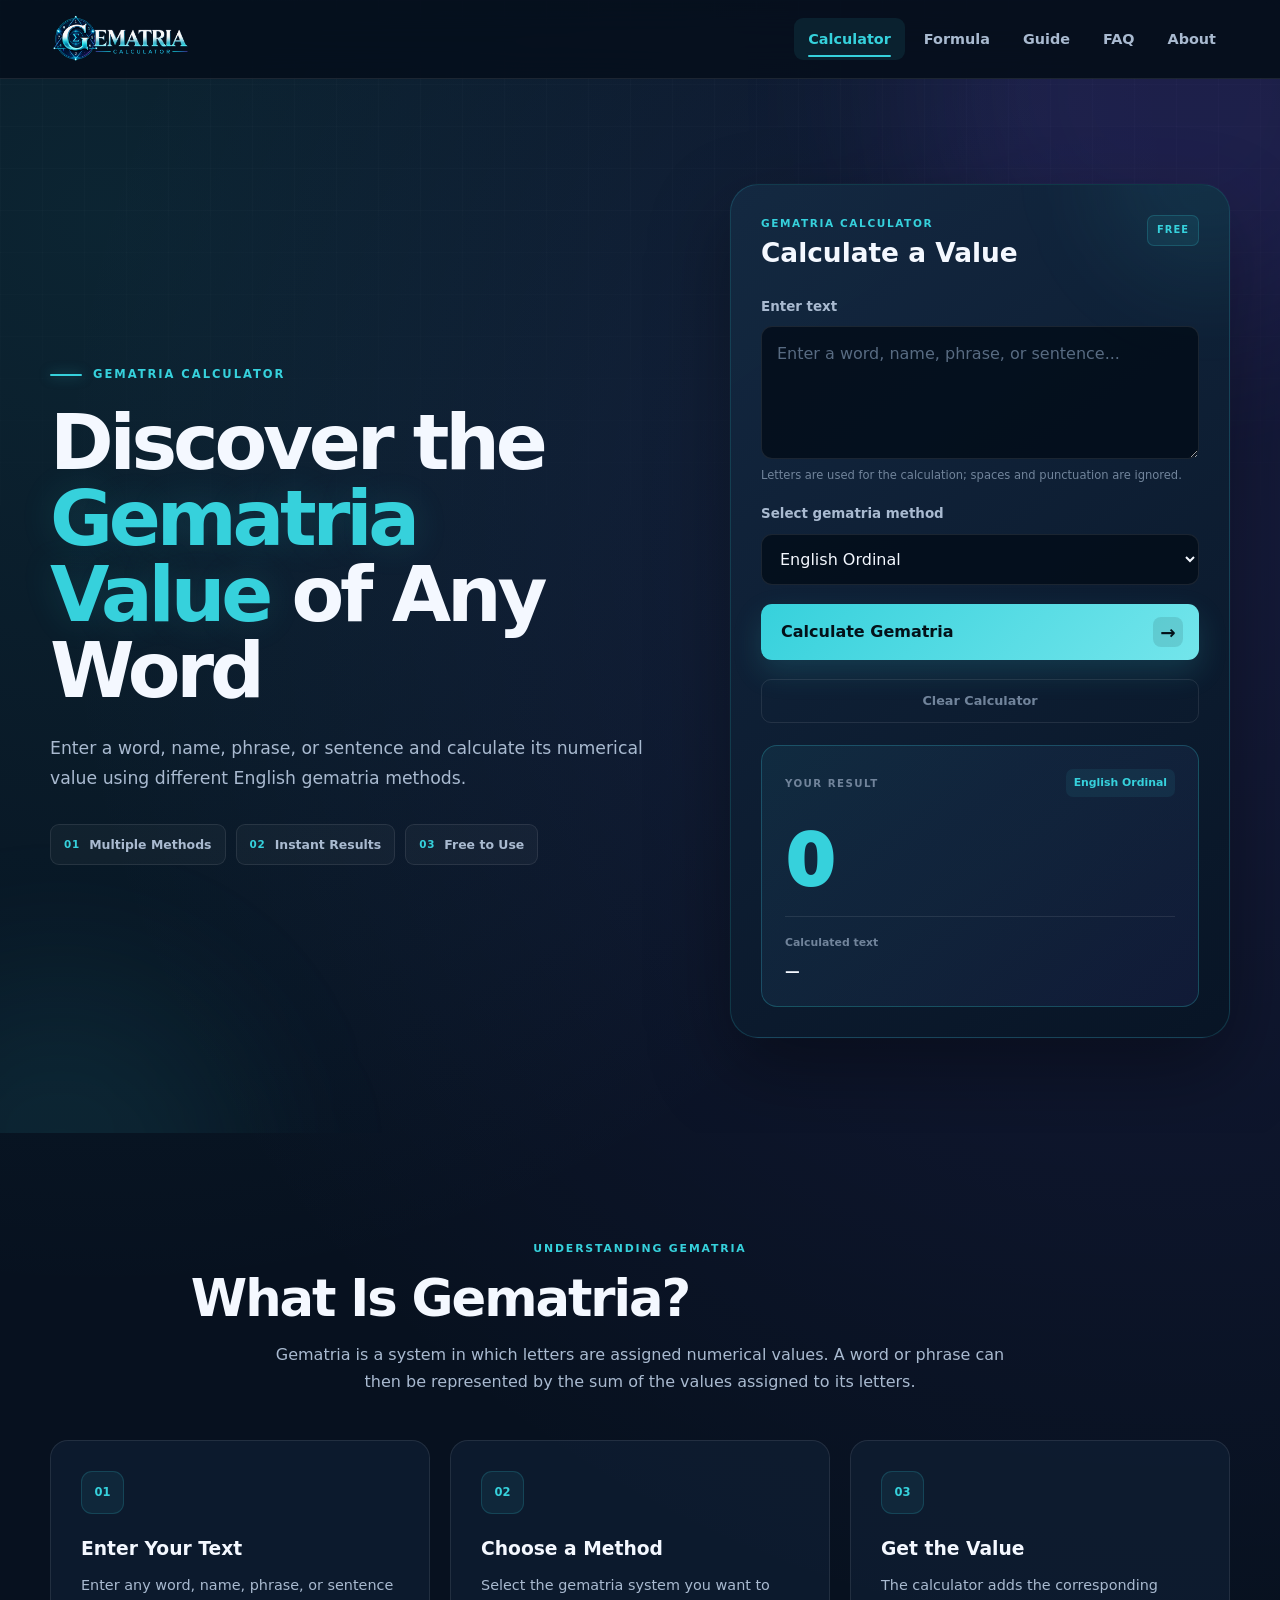
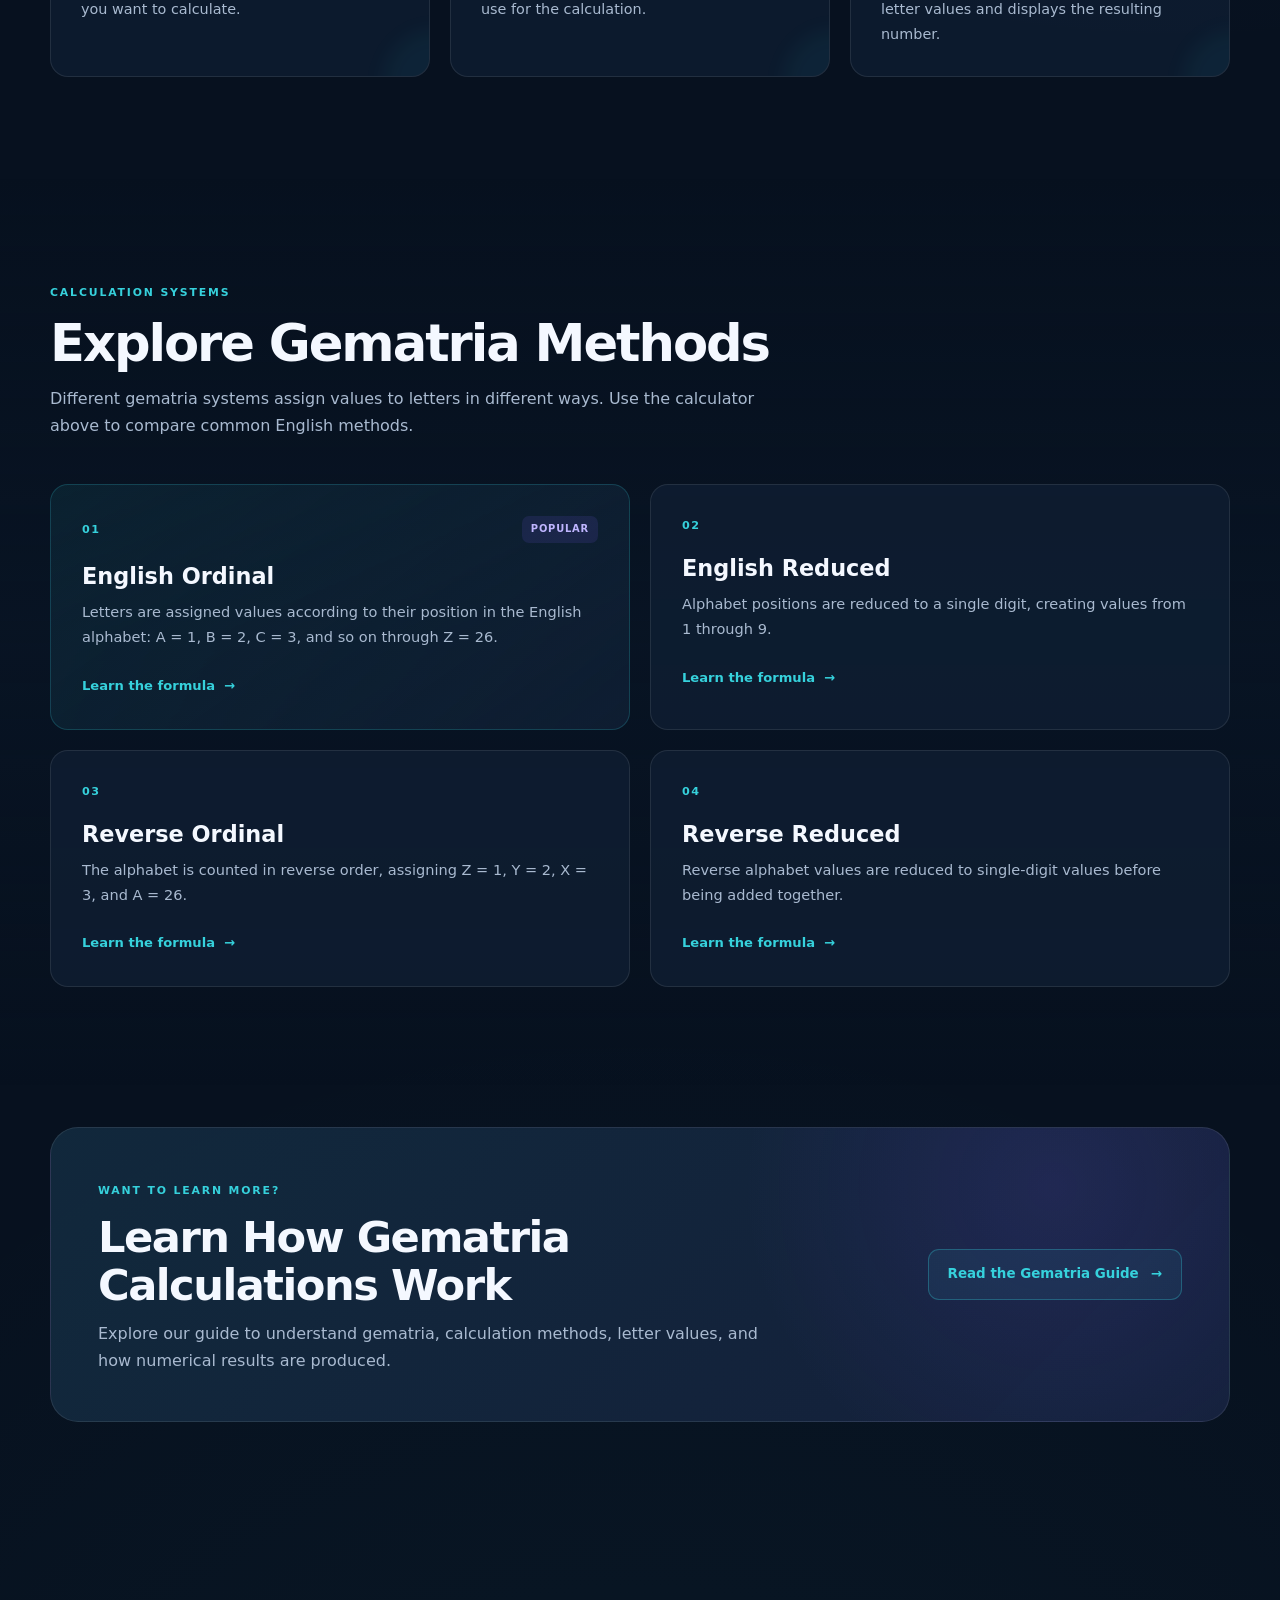
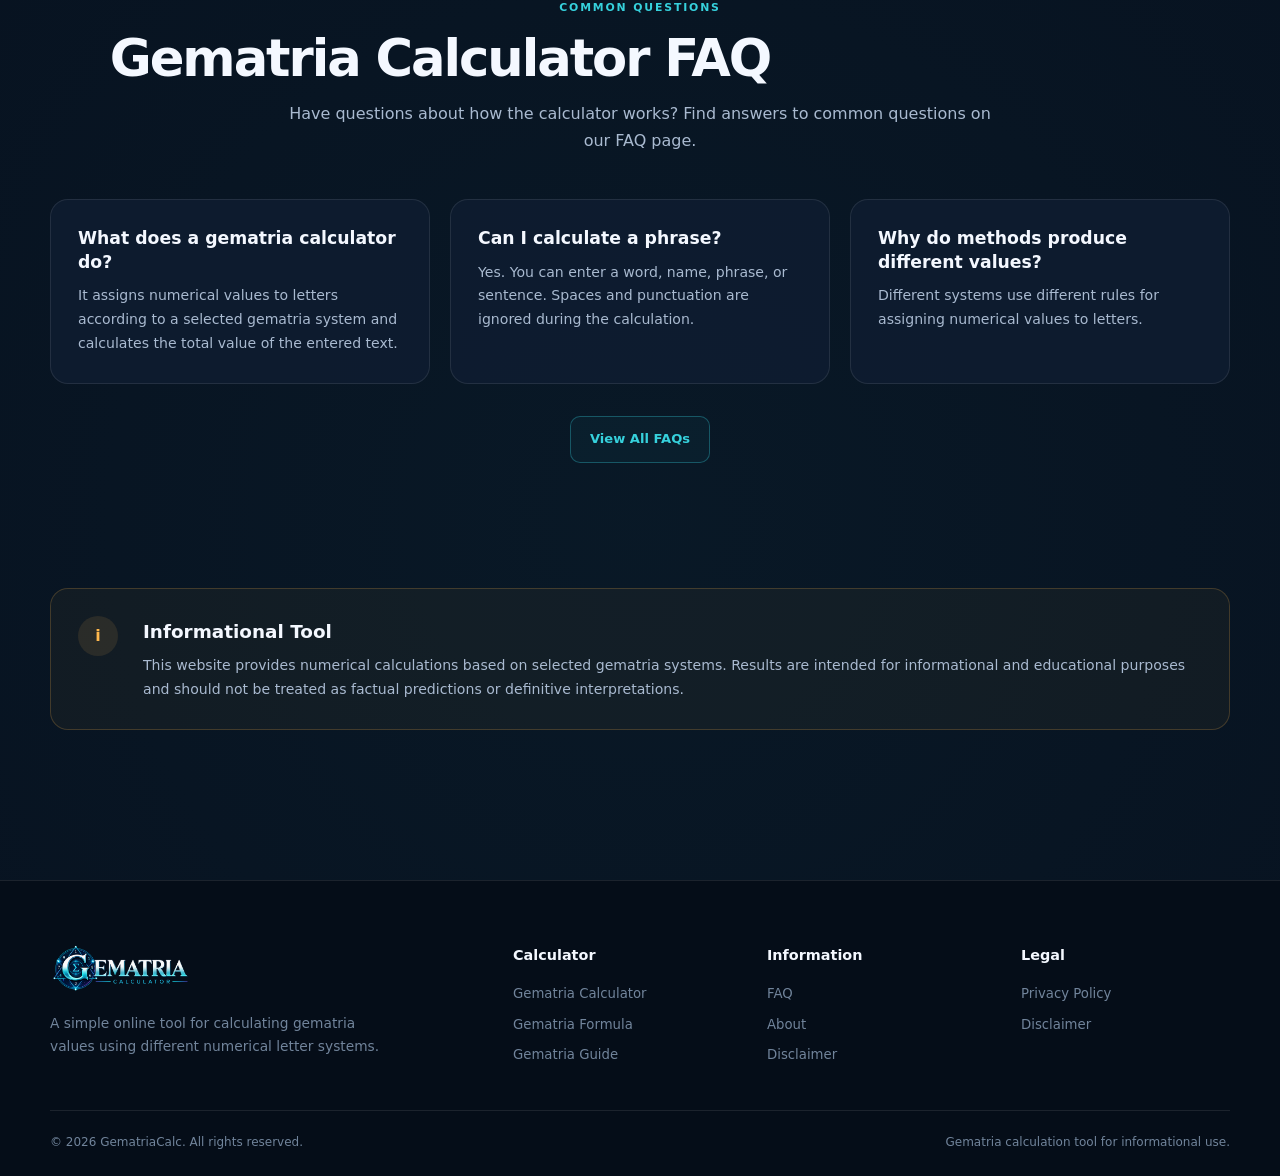
<file: index.html>
<!DOCTYPE html>

<html lang="en">

<head>

<meta charset="UTF-8">

<meta
    name="viewport"
    content="width=device-width, initial-scale=1.0"
>

<title>
   Free Gematria Calculator — Calculate Gematria Values Online
</title>

<meta
    name="description"
    content="Free Gematria Calculator to find the numerical value of words, names, phrases and sentences using English Ordinal, Reduced and Reverse Gematria systems."
>

<meta
    name="robots"
    content="index, follow"
>

<!-- Canonical -->
<link
    rel="canonical"
    href="https://gematria-calculator-three.vercel.app/"
>

<!-- Open Graph -->
<meta
    property="og:type"
    content="website"
>

<meta
    property="og:title"
    content="Gematria Calculator — Calculate Gematria Values Online"
>

<meta
    property="og:description"
    content="Calculate gematria values for words, names, phrases, and sentences using different gematria methods."
>

<meta
    property="og:url"
    content="https://gematria-calculator-three.vercel.app/"
>
<meta name="google-site-verification" content="F35rqbBVg6ENbyYrUl2NkJEeMcFJ85l4w1VI4RaCMEo" />
<!-- Favicon -->
<link
    rel="icon"
    type="image/png"
    href="assets/favicon.png"
>

<!-- Apple Touch Icon -->
<link
    rel="apple-touch-icon"
    href="assets/favicon.png"
>

<!-- Main CSS -->
<link
    rel="stylesheet"
    href="style.css"
>


</head>

<body>


<!-- =========================
     HEADER
========================== -->

<header class="site-header">

    <div class="container header-inner">

        <!-- Logo -->

        <a
            href="index.html"
            class="site-logo"
            aria-label="Gematria Calculator Home"
        >

            <img
                src="assets/logo.png"
                alt="Gematria Calculator"
                class="logo-image"
            >

        </a>


        <!-- Navigation -->

        <nav
            class="main-navigation"
            id="mainNavigation"
            aria-label="Main navigation"
        >

            <a
                href="index.html"
                class="nav-link active"
            >
                Calculator
            </a>

            <a
                href="gematria-formula.html"
                class="nav-link"
            >
                Formula
            </a>

            <a
                href="gematria-guide.html"
                class="nav-link"
            >
                Guide
            </a>

            <a
                href="faq.html"
                class="nav-link"
            >
                FAQ
            </a>

            <a
                href="about.html"
                class="nav-link"
            >
                About
            </a>

        </nav>


        <!-- Mobile Menu Button -->

        <button
            type="button"
            class="mobile-menu-button"
            id="mobileMenuButton"
            aria-label="Open navigation menu"
            aria-expanded="false"
            aria-controls="mainNavigation"
        >

            <span></span>
            <span></span>
            <span></span>

        </button>

    </div>

</header>


<!-- =========================
     MAIN
========================== -->

<main>


    <!-- =========================
         HERO + CALCULATOR
    ========================== -->

    <section class="hero-section">

        <div class="container hero-grid">


            <!-- Hero Content -->

            <div class="hero-content">

                <div class="eyebrow">

                    <span class="eyebrow-line"></span>

                    GEMATRIA CALCULATOR

                </div>


                <h1>

                    Discover the

                    <span class="accent-text">
                        Gematria Value
                    </span>

                    of Any Word

                </h1>


                <p class="hero-description">

                    Enter a word, name, phrase, or sentence and
                    calculate its numerical value using different
                    English gematria methods.

                </p>


                <div class="hero-highlights">


                    <div class="hero-highlight">

                        <span class="highlight-icon">
                            01
                        </span>

                        <span>
                            Multiple Methods
                        </span>

                    </div>


                    <div class="hero-highlight">

                        <span class="highlight-icon">
                            02
                        </span>

                        <span>
                            Instant Results
                        </span>

                    </div>


                    <div class="hero-highlight">

                        <span class="highlight-icon">
                            03
                        </span>

                        <span>
                            Free to Use
                        </span>

                    </div>


                </div>

            </div>


            <!-- =========================
                 CALCULATOR
            ========================== -->

            <div class="calculator-card">


                <div class="calculator-header">

                    <div>

                        <p class="calculator-label">
                            GEMATRIA CALCULATOR
                        </p>

                        <h2>
                            Calculate a Value
                        </h2>

                    </div>


                    <div class="calculator-badge">
                        FREE
                    </div>

                </div>


                <form
                    id="gematriaForm"
                    class="calculator-form"
                >


                    <!-- Text Input -->

                    <div class="form-group">

                        <label
                            for="gematriaInput"
                            class="form-label"
                        >
                            Enter text
                        </label>


                        <textarea
                            id="gematriaInput"
                            class="text-input"
                            name="gematriaInput"
                            rows="4"
                            placeholder="Enter a word, name, phrase, or sentence..."
                            autocomplete="off"
                            spellcheck="false"
                        ></textarea>


                        <p
                            class="input-help"
                            id="inputHelp"
                        >
                            Letters are used for the calculation;
                            spaces and punctuation are ignored.

                        </p>

                    </div>


                    <!-- Method -->

                    <div class="form-group">

                        <label
                            for="gematriaMethod"
                            class="form-label"
                        >
                            Select gematria method
                        </label>


                        <select
                            id="gematriaMethod"
                            class="method-select"
                            name="gematriaMethod"
                        >

                            <option value="english-ordinal">
                                English Ordinal
                            </option>

                            <option value="english-reduced">
                                English Reduced
                            </option>

                            <option value="english-reverse">
                                English Reverse Ordinal
                            </option>

                            <option value="english-reverse-reduced">
                                English Reverse Reduced
                            </option>

                        </select>

                    </div>


                    <!-- Calculate -->

                    <button
                        type="submit"
                        class="calculate-button"
                        id="calculateButton"
                    >

                        <span>
                            Calculate Gematria
                        </span>

                        <span class="button-arrow">
                            →
                        </span>

                    </button>


                    <!-- Reset -->

                    <button
                        type="button"
                        class="reset-button"
                        id="resetButton"
                    >
                        Clear Calculator
                    </button>


                </form>


                <!-- Error -->

                <div
                    class="error-message"
                    id="errorMessage"
                    role="alert"
                    aria-live="polite"
                    hidden
                >
                </div>


                <!-- Result -->

                <div
                    class="result-panel"
                    id="resultPanel"
                    aria-live="polite"
                >


                    <div class="result-top">

                        <span class="result-label">
                            YOUR RESULT
                        </span>


                        <span
                            class="result-method"
                            id="resultMethod"
                        >
                            English Ordinal
                        </span>

                    </div>


                    <div class="result-value-wrapper">

                        <span
                            class="result-value"
                            id="resultValue"
                        >
                            0
                        </span>

                    </div>


                    <div class="result-text">

                        <span class="result-text-label">
                            Calculated text
                        </span>


                        <strong id="resultText">
                            —
                        </strong>

                    </div>


                </div>


            </div>

        </div>

    </section>


    <!-- =========================
         INTRODUCTION
    ========================== -->

    <section class="intro-section section">

        <div class="container">


            <div class="section-heading centered">

                <span class="section-kicker">
                    UNDERSTANDING GEMATRIA
                </span>


                <h2>
                    What Is Gematria?
                </h2>


                <p>

                    Gematria is a system in which letters are assigned
                    numerical values. A word or phrase can then be
                    represented by the sum of the values assigned to
                    its letters.

                </p>

            </div>


            <div class="info-grid">


                <article class="info-card">

                    <div class="info-number">
                        01
                    </div>

                    <h3>
                        Enter Your Text
                    </h3>

                    <p>

                        Enter any word, name, phrase, or sentence
                        you want to calculate.

                    </p>

                </article>


                <article class="info-card">

                    <div class="info-number">
                        02
                    </div>

                    <h3>
                        Choose a Method
                    </h3>

                    <p>

                        Select the gematria system you want to use
                        for the calculation.

                    </p>

                </article>


                <article class="info-card">

                    <div class="info-number">
                        03
                    </div>

                    <h3>
                        Get the Value
                    </h3>

                    <p>

                        The calculator adds the corresponding letter
                        values and displays the resulting number.

                    </p>

                </article>


            </div>

        </div>

    </section>


    <!-- =========================
         METHODS
    ========================== -->

    <section class="methods-section section">

        <div class="container">


            <div class="section-heading">

                <span class="section-kicker">
                    CALCULATION SYSTEMS
                </span>


                <h2>
                    Explore Gematria Methods
                </h2>


                <p>

                    Different gematria systems assign values to letters
                    in different ways. Use the calculator above to
                    compare common English methods.

                </p>

            </div>


            <div class="method-grid">


                <!-- Method 1 -->

                <article class="method-card featured-method">

                    <div class="method-card-top">

                        <span class="method-number">
                            01
                        </span>


                        <span class="method-tag">
                            POPULAR
                        </span>

                    </div>


                    <h3>
                        English Ordinal
                    </h3>


                    <p>

                        Letters are assigned values according to their
                        position in the English alphabet:
                        A = 1, B = 2, C = 3, and so on through Z = 26.

                    </p>


                    <a
                        href="gematria-formula.html"
                        class="text-link"
                    >

                        Learn the formula

                        <span>
                            →
                        </span>

                    </a>

                </article>


                <!-- Method 2 -->

                <article class="method-card">

                    <div class="method-card-top">

                        <span class="method-number">
                            02
                        </span>

                    </div>


                    <h3>
                        English Reduced
                    </h3>


                    <p>

                        Alphabet positions are reduced to a single
                        digit, creating values from 1 through 9.

                    </p>


                    <a
                        href="gematria-formula.html"
                        class="text-link"
                    >

                        Learn the formula

                        <span>
                            →
                        </span>

                    </a>

                </article>


                <!-- Method 3 -->

                <article class="method-card">

                    <div class="method-card-top">

                        <span class="method-number">
                            03
                        </span>

                    </div>


                    <h3>
                        Reverse Ordinal
                    </h3>


                    <p>

                        The alphabet is counted in reverse order,
                        assigning Z = 1, Y = 2, X = 3, and A = 26.

                    </p>


                    <a
                        href="gematria-formula.html"
                        class="text-link"
                    >

                        Learn the formula

                        <span>
                            →
                        </span>

                    </a>

                </article>


                <!-- Method 4 -->

                <article class="method-card">

                    <div class="method-card-top">

                        <span class="method-number">
                            04
                        </span>

                    </div>


                    <h3>
                        Reverse Reduced
                    </h3>


                    <p>

                        Reverse alphabet values are reduced to
                        single-digit values before being added together.

                    </p>


                    <a
                        href="gematria-formula.html"
                        class="text-link"
                    >

                        Learn the formula

                        <span>
                            →
                        </span>

                    </a>

                </article>


            </div>

        </div>

    </section>


    <!-- =========================
         GUIDE CTA
    ========================== -->

    <section class="guide-cta-section section">

        <div class="container">


            <div class="guide-cta">


                <div class="guide-cta-content">

                    <span class="section-kicker">
                        WANT TO LEARN MORE?
                    </span>


                    <h2>
                        Learn How Gematria Calculations Work
                    </h2>


                    <p>

                        Explore our guide to understand gematria,
                        calculation methods, letter values, and how
                        numerical results are produced.

                    </p>

                </div>


                <a
                    href="gematria-guide.html"
                    class="secondary-button"
                >

                    Read the Gematria Guide

                    <span>
                        →
                    </span>

                </a>


            </div>

        </div>

    </section>


    <!-- =========================
         FAQ PREVIEW
    ========================== -->

    <section class="faq-preview-section section">

        <div class="container">


            <div class="section-heading centered">

                <span class="section-kicker">
                    COMMON QUESTIONS
                </span>


                <h2>
                    Gematria Calculator FAQ
                </h2>


                <p>

                    Have questions about how the calculator works?
                    Find answers to common questions on our FAQ page.

                </p>

            </div>


            <div class="faq-preview-grid">


                <article class="faq-preview-card">

                    <h3>
                        What does a gematria calculator do?
                    </h3>


                    <p>

                        It assigns numerical values to letters according
                        to a selected gematria system and calculates the
                        total value of the entered text.

                    </p>

                </article>


                <article class="faq-preview-card">

                    <h3>
                        Can I calculate a phrase?
                    </h3>


                    <p>

                        Yes. You can enter a word, name, phrase, or
                        sentence. Spaces and punctuation are ignored
                        during the calculation.

                    </p>

                </article>


                <article class="faq-preview-card">

                    <h3>
                        Why do methods produce different values?
                    </h3>


                    <p>

                        Different systems use different rules for
                        assigning numerical values to letters.

                    </p>

                </article>


            </div>


            <div class="center-action">

                <a
                    href="faq.html"
                    class="outline-button"
                >
                    View All FAQs
                </a>

            </div>

        </div>

    </section>


    <!-- =========================
         INFORMATION NOTICE
    ========================== -->

    <section class="notice-section">

        <div class="container">


            <div class="notice-box">


                <div class="notice-icon">
                    i
                </div>


                <div>

                    <h2>
                        Informational Tool
                    </h2>


                    <p>

                        This website provides numerical calculations
                        based on selected gematria systems. Results are
                        intended for informational and educational
                        purposes and should not be treated as factual
                        predictions or definitive interpretations.

                    </p>

                </div>


            </div>

        </div>

    </section>


</main>


<!-- =========================
     FOOTER
========================== -->

<footer class="site-footer">

    <div class="container">


        <div class="footer-main">


            <!-- Footer Brand -->

            <div class="footer-brand">


                <a
                    href="index.html"
                    class="site-logo footer-logo"
                    aria-label="Gematria Calculator Home"
                >

                    <img
                        src="assets/logo.png"
                        alt="Gematria Calculator"
                        class="logo-image"
                    >

                </a>


                <p>

                    A simple online tool for calculating gematria
                    values using different numerical letter systems.

                </p>

            </div>


            <!-- Calculator Links -->

            <div class="footer-column">

                <h3>
                    Calculator
                </h3>


                <a href="index.html">
                    Gematria Calculator
                </a>


                <a href="gematria-formula.html">
                    Gematria Formula
                </a>


                <a href="gematria-guide.html">
                    Gematria Guide
                </a>

            </div>


            <!-- Information Links -->

            <div class="footer-column">

                <h3>
                    Information
                </h3>


                <a href="faq.html">
                    FAQ
                </a>


                <a href="about.html">
                    About
                </a>


                <a href="disclaimer.html">
                    Disclaimer
                </a>

            </div>


            <!-- Legal Links -->

            <div class="footer-column">

                <h3>
                    Legal
                </h3>


                <a href="privacy.html">
                    Privacy Policy
                </a>


                <a href="disclaimer.html">
                    Disclaimer
                </a>

            </div>


        </div>


        <!-- Footer Bottom -->

        <div class="footer-bottom">


            <p>
                © 2026 GematriaCalc. All rights reserved.
            </p>


            <p>
                Gematria calculation tool for informational use.
            </p>


        </div>


    </div>

</footer>


<!-- JavaScript -->

<script src="script.js"></script>

</body>

</html>
</file>
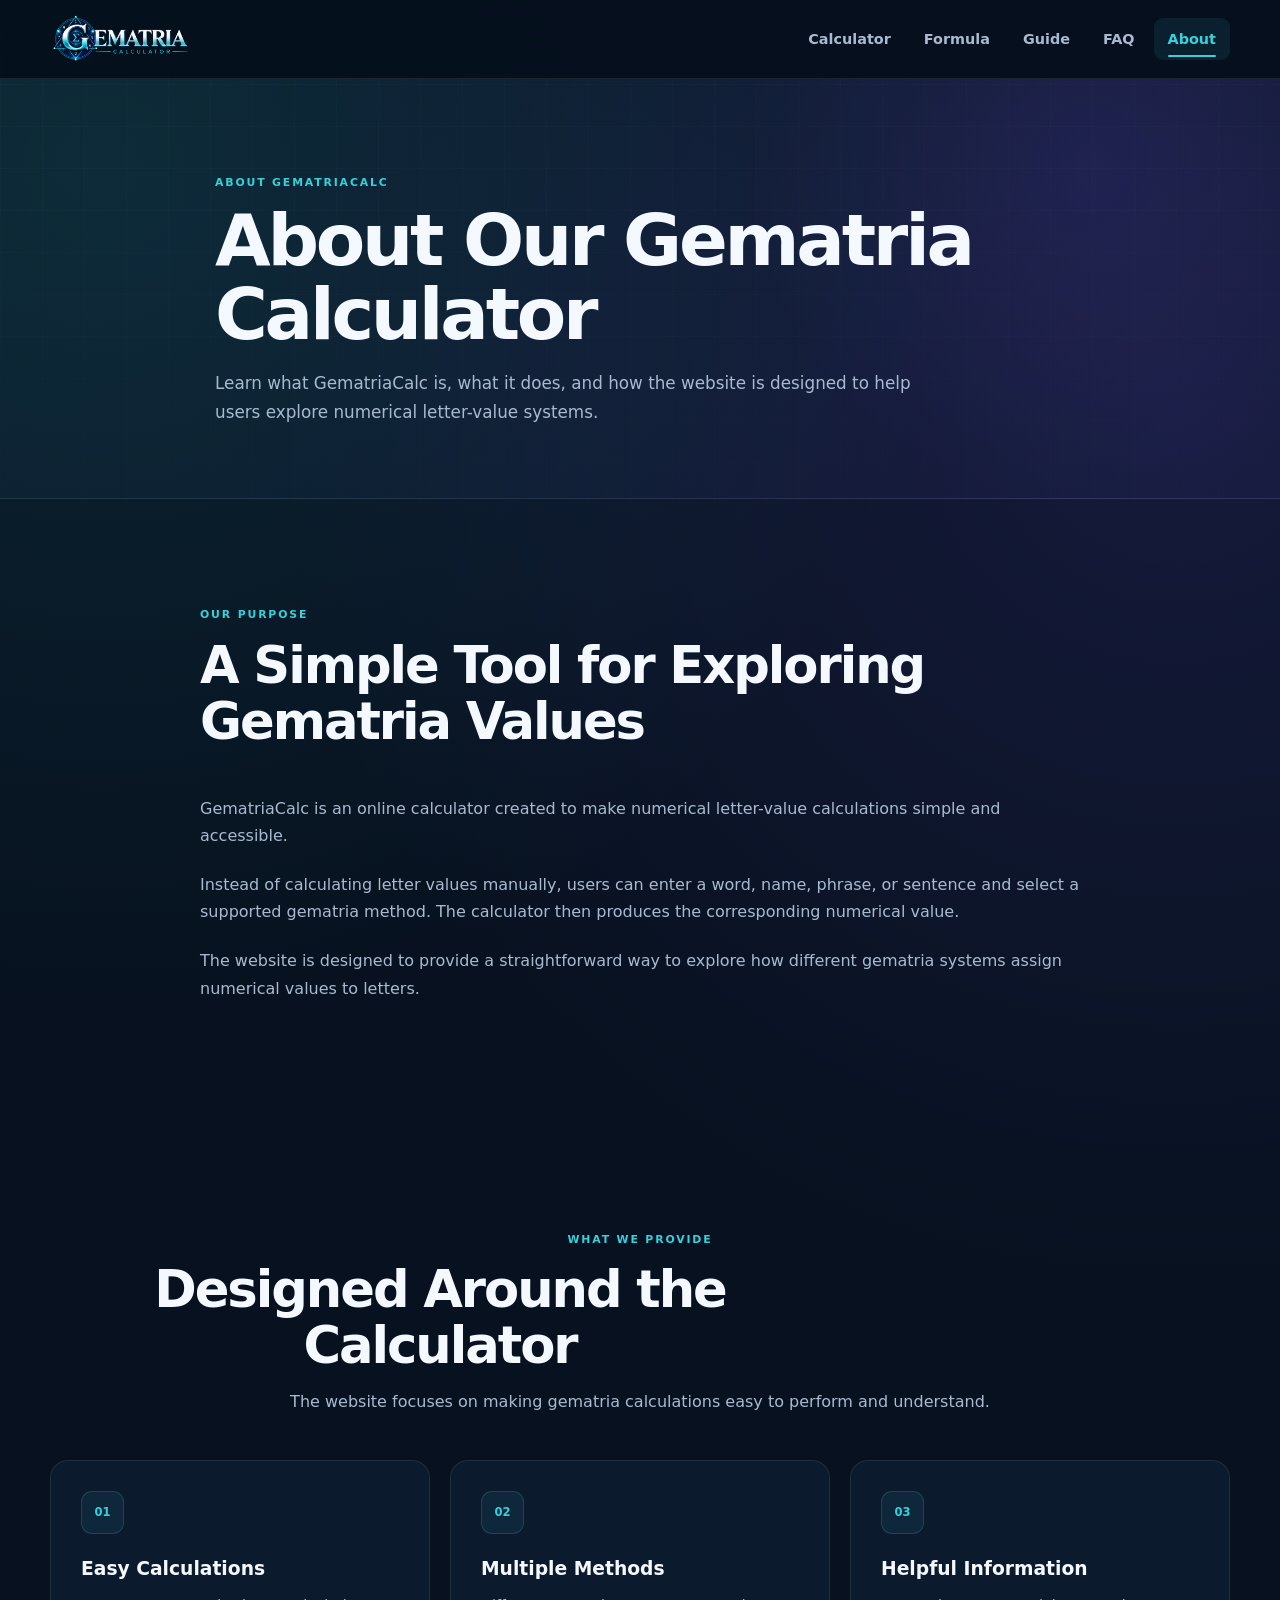
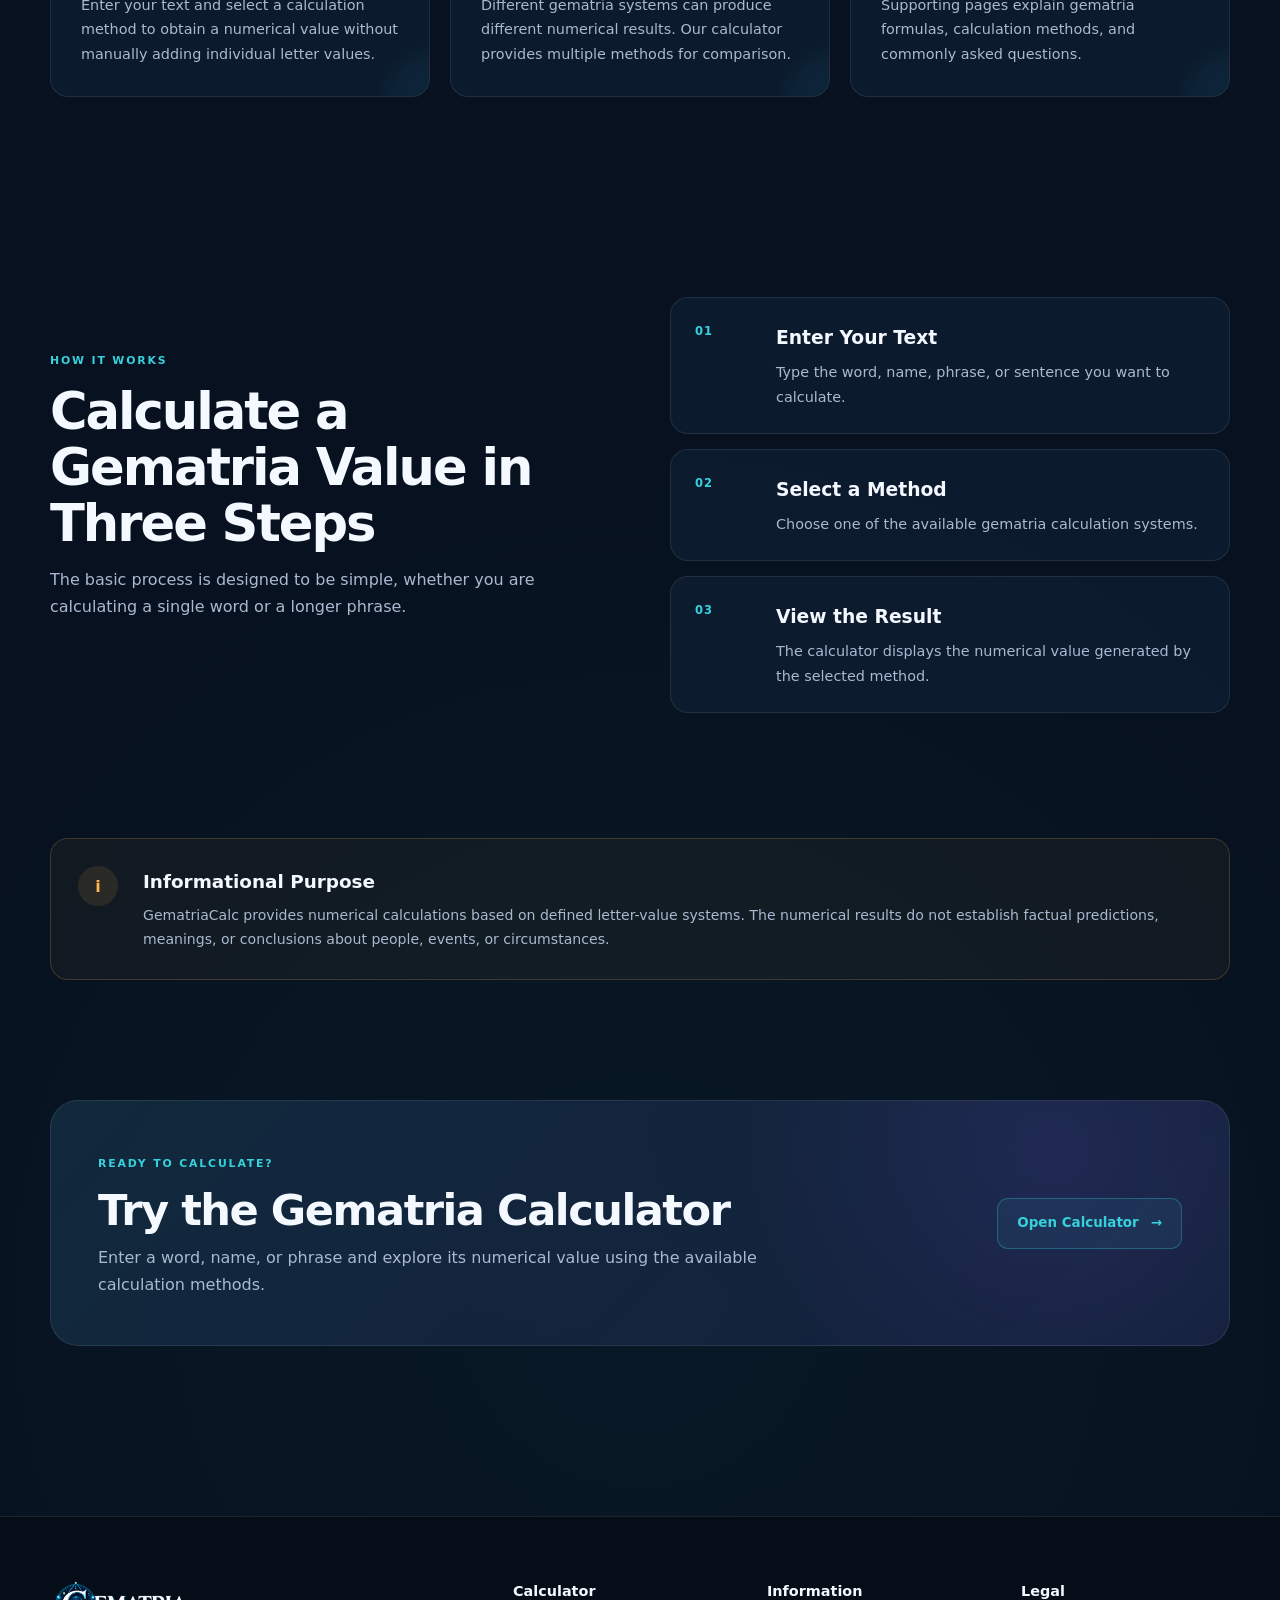
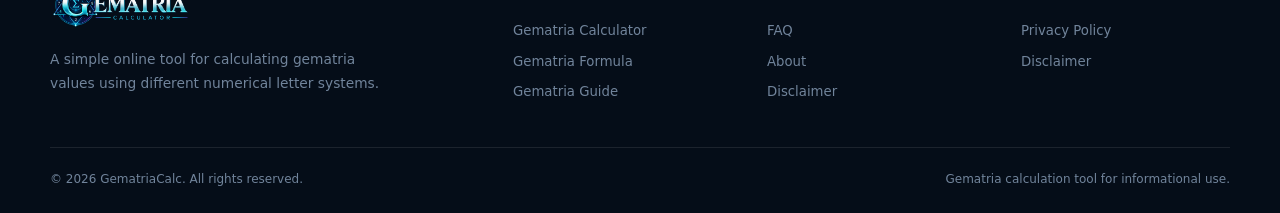
<file: about.html>
<!DOCTYPE html>
<html lang="en">

<head>

    <meta charset="UTF-8">

    <meta
        name="viewport"
        content="width=device-width, initial-scale=1.0"
    >

    <title>
        About GematriaCalc — Free English Gematria Calculator
    </title>

    <meta
        name="description"
        content="GematriaCalc is a free online gematria calculator that finds the numerical value of words, names and phrases using English Ordinal, Reduced and Reverse methods."
    >

    <meta
        name="robots"
        content="index, follow"
    >

    <!-- Canonical -->
    <link
        rel="canonical"
        href="https://gematria-calculator-three.vercel.app/about.html"
    >

    <!-- Open Graph -->
    <meta
        property="og:type"
        content="website"
    >

    <meta
        property="og:title"
        content="About GematriaCalc — Free English Gematria Calculator"
    >

    <meta
        property="og:description"
        content="GematriaCalc is a free online gematria calculator that finds the numerical value of words, names and phrases using English Ordinal, Reduced and Reverse methods."
    >

    <meta
        property="og:url"
        content="https://gematria-calculator-three.vercel.app/about.html"
    >

    <!-- Favicon -->
    <link
        rel="icon"
        type="image/png"
        href="assets/favicon.png"
    >

    <link
        rel="apple-touch-icon"
        href="assets/favicon.png"
    >

    <!-- Main CSS -->
    <link
        rel="stylesheet"
        href="style.css"
    >

</head>


<body>

    <!-- =========================
         HEADER
    ========================== -->

    <header class="site-header">

        <div class="container header-inner">

            <!-- Logo -->

            <a
                href="index.html"
                class="site-logo"
                aria-label="Gematria Calculator Home"
            >

                <img
                    src="assets/logo.png"
                    alt="Gematria Calculator"
                    class="logo-image"
                >

            </a>


            <!-- Navigation -->

            <nav
                class="main-navigation"
                id="mainNavigation"
                aria-label="Main navigation"
            >

                <a
                    href="index.html"
                    class="nav-link"
                >
                    Calculator
                </a>

                <a
                    href="gematria-formula.html"
                    class="nav-link"
                >
                    Formula
                </a>

                <a
                    href="gematria-guide.html"
                    class="nav-link"
                >
                    Guide
                </a>

                <a
                    href="faq.html"
                    class="nav-link"
                >
                    FAQ
                </a>

                <a
                    href="about.html"
                    class="nav-link active"
                >
                    About
                </a>

            </nav>


            <!-- Mobile Menu -->

            <button
                type="button"
                class="mobile-menu-button"
                id="mobileMenuButton"
                aria-label="Open navigation menu"
                aria-expanded="false"
                aria-controls="mainNavigation"
            >

                <span></span>
                <span></span>
                <span></span>

            </button>

        </div>

    </header>


    <!-- =========================
         MAIN CONTENT
    ========================== -->

    <main>


        <!-- =========================
             PAGE HERO
        ========================== -->

        <section class="page-hero">

            <div class="container page-hero-content">

                <span class="section-kicker">
                    ABOUT GEMATRIACALC
                </span>

                <h1>
                    About Our Gematria Calculator
                </h1>

                <p>
                    Learn what GematriaCalc is, what it does,
                    and how the website is designed to help users
                    explore numerical letter-value systems.
                </p>

            </div>

        </section>


        <!-- =========================
             ABOUT INTRODUCTION
        ========================== -->

        <section class="content-section section">

            <div class="container content-narrow">

                <div class="section-heading">

                    <span class="section-kicker">
                        OUR PURPOSE
                    </span>

                    <h2>
                        A Simple Tool for Exploring Gematria Values
                    </h2>

                </div>


                <div class="content-text">

                    <p>
                        GematriaCalc is an online calculator created
                        to make numerical letter-value calculations
                        simple and accessible.
                    </p>

                    <p>
                        Instead of calculating letter values manually,
                        users can enter a word, name, phrase, or sentence
                        and select a supported gematria method. The
                        calculator then produces the corresponding
                        numerical value.
                    </p>

                    <p>
                        The website is designed to provide a straightforward
                        way to explore how different gematria systems
                        assign numerical values to letters.
                    </p>

                </div>

            </div>

        </section>


        <!-- =========================
             WHAT WE PROVIDE
        ========================== -->

        <section class="about-features-section section">

            <div class="container">

                <div class="section-heading centered">

                    <span class="section-kicker">
                        WHAT WE PROVIDE
                    </span>

                    <h2>
                        Designed Around the Calculator
                    </h2>

                    <p>
                        The website focuses on making gematria calculations
                        easy to perform and understand.
                    </p>

                </div>


                <div class="info-grid">


                    <!-- Feature 1 -->

                    <article class="info-card">

                        <div class="info-number">
                            01
                        </div>

                        <h3>
                            Easy Calculations
                        </h3>

                        <p>
                            Enter your text and select a calculation
                            method to obtain a numerical value without
                            manually adding individual letter values.
                        </p>

                    </article>


                    <!-- Feature 2 -->

                    <article class="info-card">

                        <div class="info-number">
                            02
                        </div>

                        <h3>
                            Multiple Methods
                        </h3>

                        <p>
                            Different gematria systems can produce
                            different numerical results. Our calculator
                            provides multiple methods for comparison.
                        </p>

                    </article>


                    <!-- Feature 3 -->

                    <article class="info-card">

                        <div class="info-number">
                            03
                        </div>

                        <h3>
                            Helpful Information
                        </h3>

                        <p>
                            Supporting pages explain gematria formulas,
                            calculation methods, and commonly asked
                            questions.
                        </p>

                    </article>


                </div>

            </div>

        </section>


        <!-- =========================
             HOW IT WORKS
        ========================== -->

        <section class="how-it-works-section section">

            <div class="container">

                <div class="two-column-content">


                    <div class="section-heading">

                        <span class="section-kicker">
                            HOW IT WORKS
                        </span>

                        <h2>
                            Calculate a Gematria Value in Three Steps
                        </h2>

                        <p>
                            The basic process is designed to be simple,
                            whether you are calculating a single word
                            or a longer phrase.
                        </p>

                    </div>


                    <div class="steps-list">


                        <div class="step-item">

                            <span class="step-number">
                                01
                            </span>

                            <div>

                                <h3>
                                    Enter Your Text
                                </h3>

                                <p>
                                    Type the word, name, phrase, or
                                    sentence you want to calculate.
                                </p>

                            </div>

                        </div>


                        <div class="step-item">

                            <span class="step-number">
                                02
                            </span>

                            <div>

                                <h3>
                                    Select a Method
                                </h3>

                                <p>
                                    Choose one of the available
                                    gematria calculation systems.
                                </p>

                            </div>

                        </div>


                        <div class="step-item">

                            <span class="step-number">
                                03
                            </span>

                            <div>

                                <h3>
                                    View the Result
                                </h3>

                                <p>
                                    The calculator displays the
                                    numerical value generated by
                                    the selected method.
                                </p>

                            </div>

                        </div>


                    </div>

                </div>

            </div>

        </section>


        <!-- =========================
             INFORMATION NOTICE
        ========================== -->

        <section class="notice-section">

            <div class="container">

                <div class="notice-box">

                    <div class="notice-icon">
                        i
                    </div>


                    <div>

                        <h2>
                            Informational Purpose
                        </h2>

                        <p>
                            GematriaCalc provides numerical calculations
                            based on defined letter-value systems. The
                            numerical results do not establish factual
                            predictions, meanings, or conclusions about
                            people, events, or circumstances.
                        </p>

                    </div>

                </div>

            </div>

        </section>


        <!-- =========================
             CTA
        ========================== -->

        <section class="guide-cta-section section">

            <div class="container">

                <div class="guide-cta">

                    <div class="guide-cta-content">

                        <span class="section-kicker">
                            READY TO CALCULATE?
                        </span>

                        <h2>
                            Try the Gematria Calculator
                        </h2>

                        <p>
                            Enter a word, name, or phrase and explore
                            its numerical value using the available
                            calculation methods.
                        </p>

                    </div>


                    <a
                        href="index.html"
                        class="secondary-button"
                    >
                        Open Calculator
                        <span>→</span>
                    </a>

                </div>

            </div>

        </section>


    </main>


    <!-- =========================
         FOOTER
    ========================== -->

    <footer class="site-footer">

        <div class="container">


            <div class="footer-main">


                <!-- Brand -->

                <div class="footer-brand">

                    <a
                        href="index.html"
                        class="site-logo footer-logo"
                        aria-label="Gematria Calculator Home"
                    >

                        <img
                            src="assets/logo.png"
                            alt="Gematria Calculator"
                            class="logo-image"
                        >

                    </a>


                    <p>
                        A simple online tool for calculating gematria
                        values using different numerical letter systems.
                    </p>

                </div>


                <!-- Calculator -->

                <div class="footer-column">

                    <h3>
                        Calculator
                    </h3>

                    <a href="index.html">
                        Gematria Calculator
                    </a>

                    <a href="gematria-formula.html">
                        Gematria Formula
                    </a>

                    <a href="gematria-guide.html">
                        Gematria Guide
                    </a>

                </div>


                <!-- Information -->

                <div class="footer-column">

                    <h3>
                        Information
                    </h3>

                    <a href="faq.html">
                        FAQ
                    </a>

                    <a href="about.html">
                        About
                    </a>

                    <a href="disclaimer.html">
                        Disclaimer
                    </a>

                </div>


                <!-- Legal -->

                <div class="footer-column">

                    <h3>
                        Legal
                    </h3>

                    <a href="privacy.html">
                        Privacy Policy
                    </a>

                    <a href="disclaimer.html">
                        Disclaimer
                    </a>

                </div>


            </div>


            <!-- Bottom -->

            <div class="footer-bottom">

                <p>
                    © 2026 GematriaCalc. All rights reserved.
                </p>

                <p>
                    Gematria calculation tool for informational use.
                </p>

            </div>


        </div>

    </footer>


    <!-- JavaScript -->

    <script src="script.js"></script>

</body>

</html>
</file>
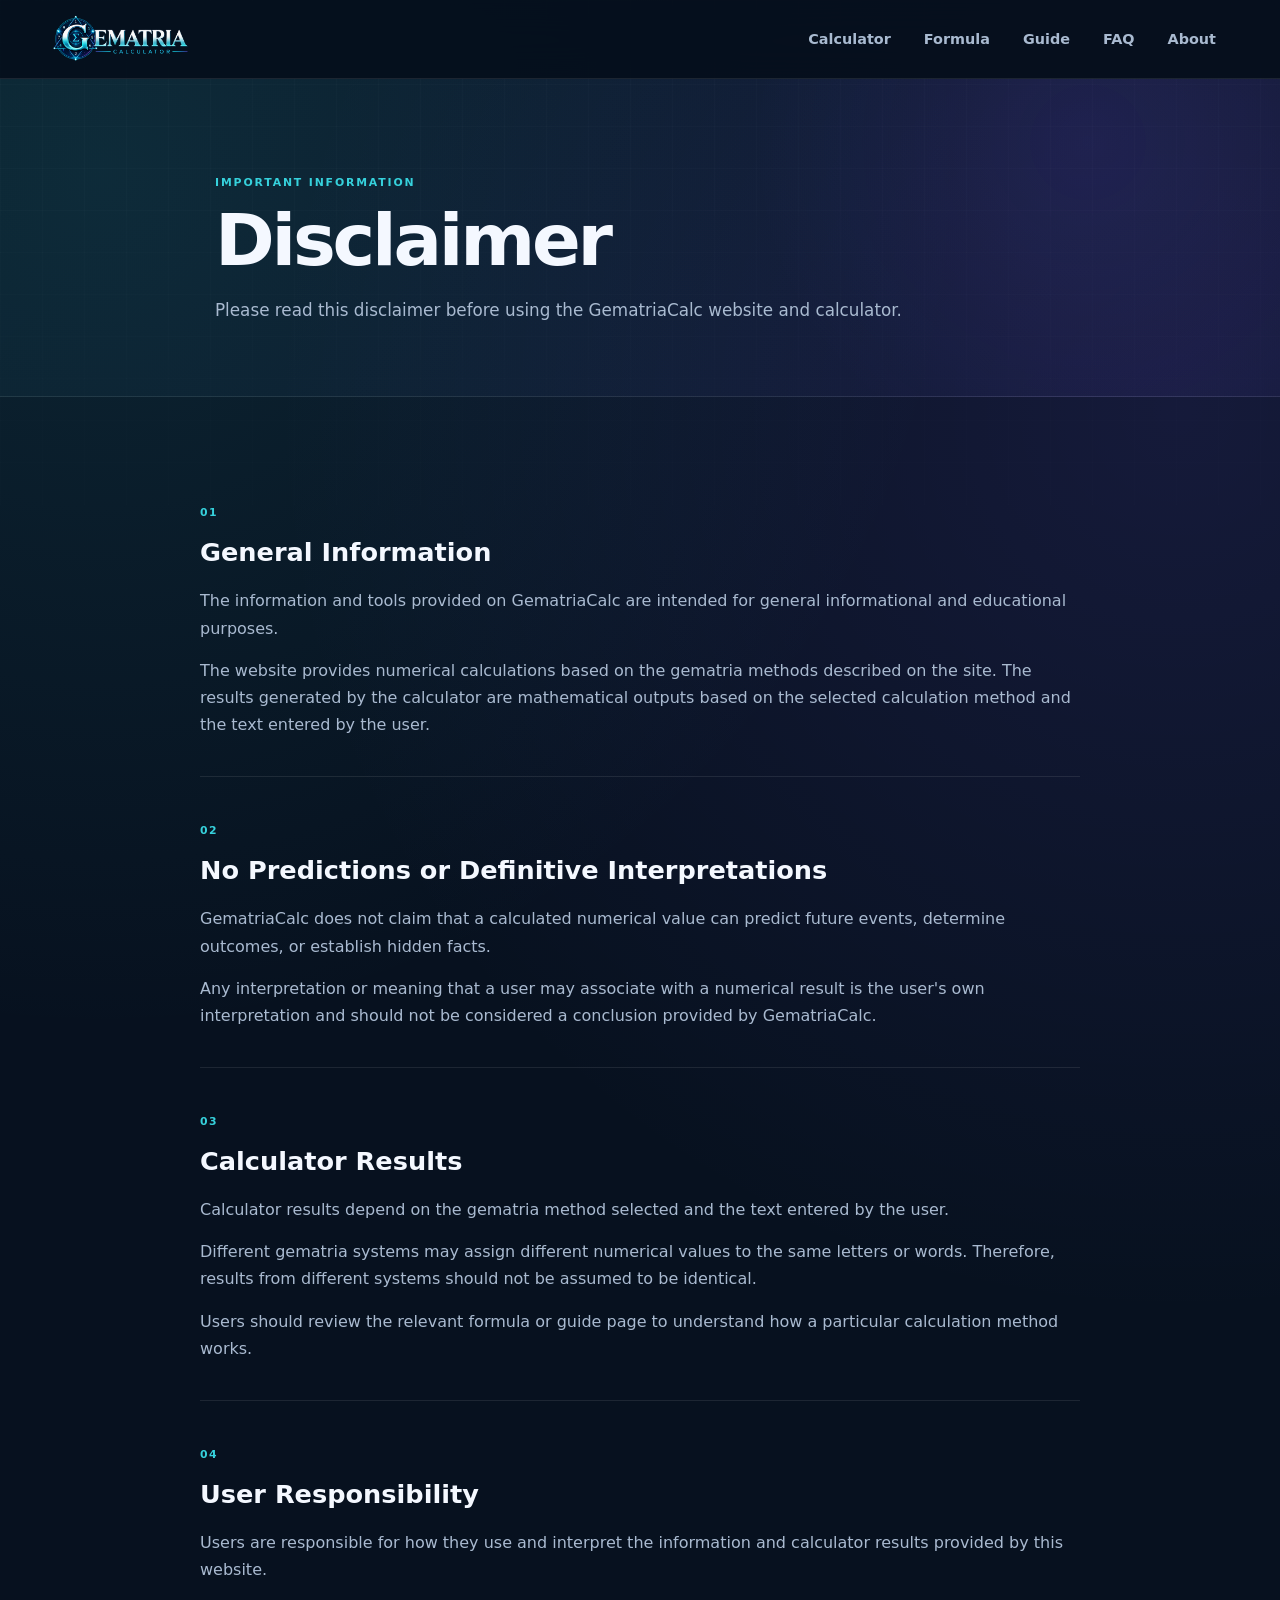
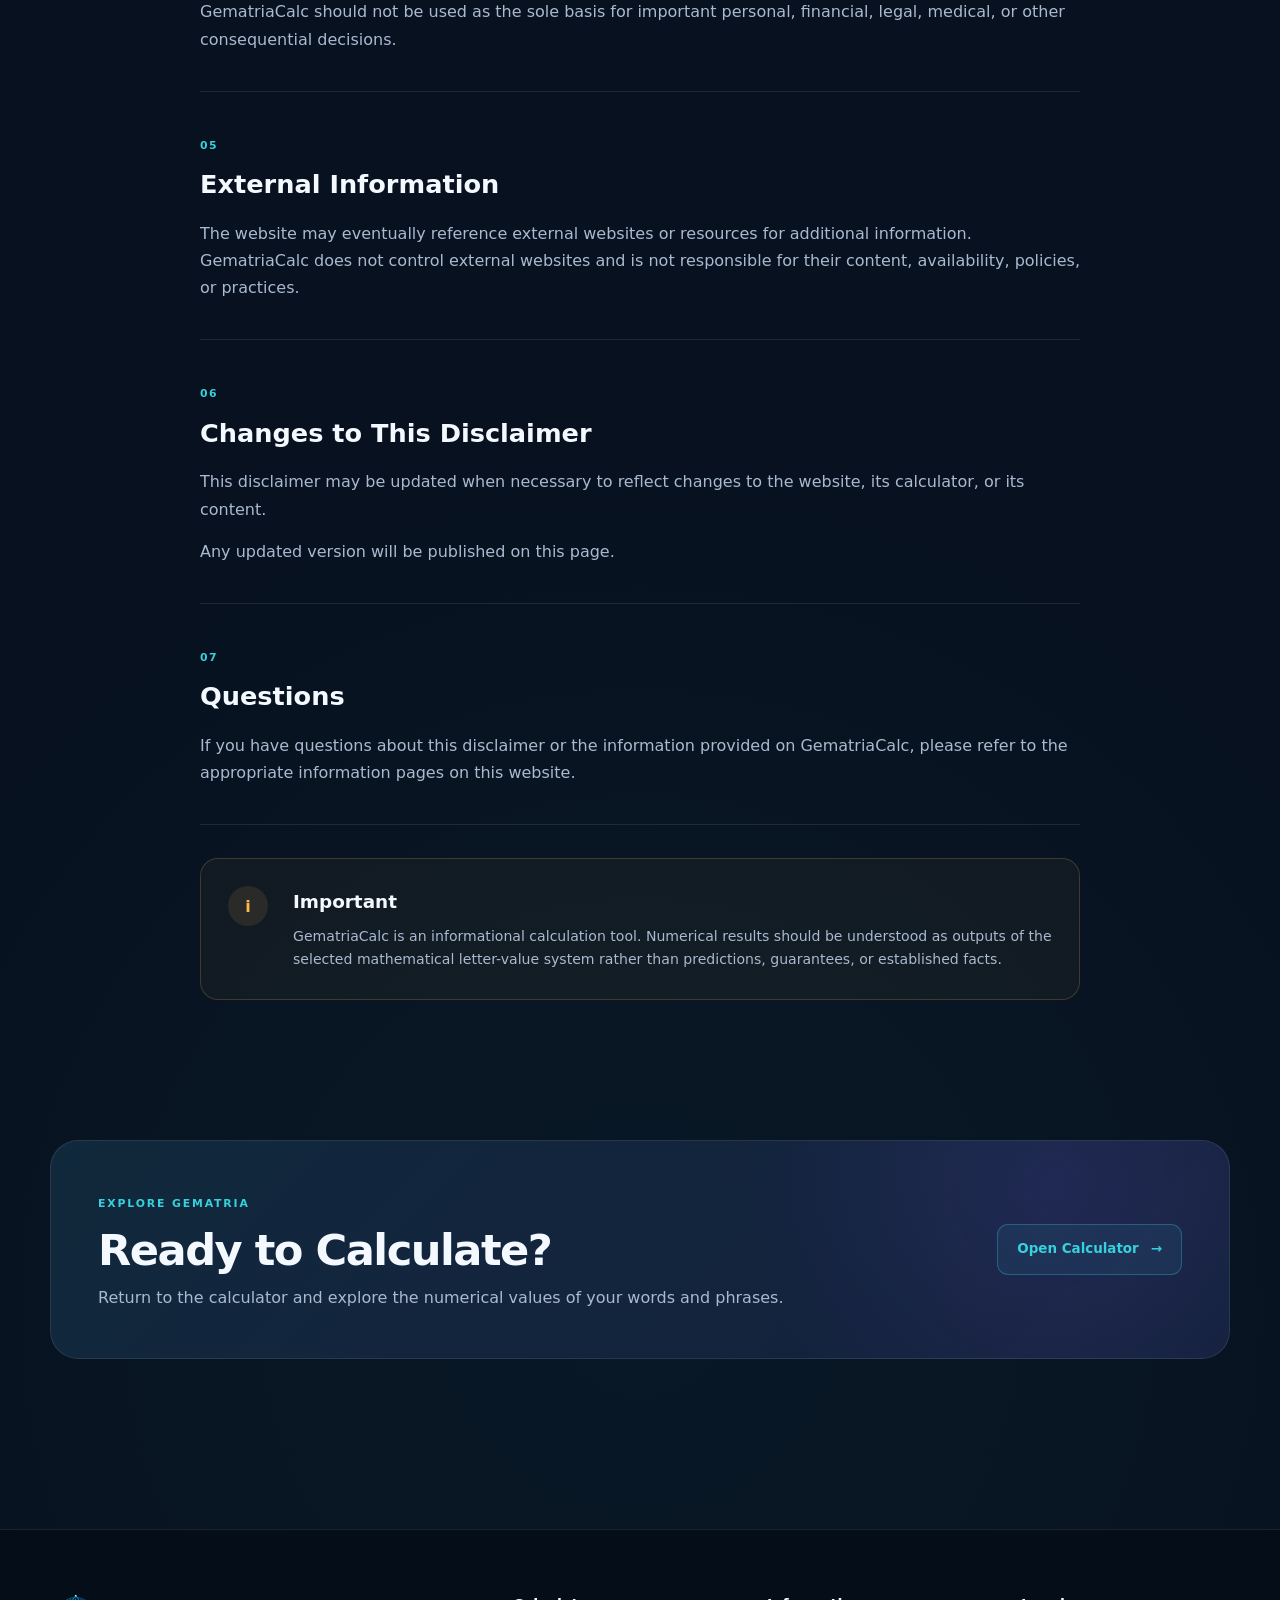
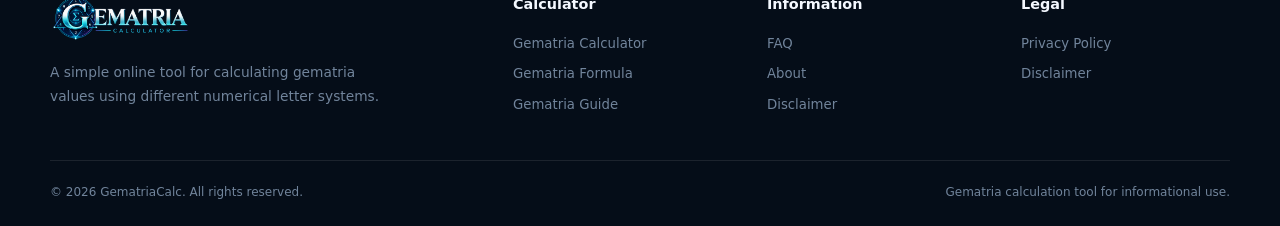
<file: disclaimer.html>
<!DOCTYPE html>
<html lang="en">

<head>

    <meta charset="UTF-8">

    <meta
        name="viewport"
        content="width=device-width, initial-scale=1.0"
    >

    <title>
        Disclaimer | Gematria Calculator
    </title>

    <meta
        name="description"
        content="Read the GematriaCalc disclaimer: our gematria calculator is for informational use only — results are mathematical outputs, not predictions."
    >

    <meta
        name="robots"
        content="index, follow"
    >

    <!-- Canonical -->
    <link
        rel="canonical"
        href="https://gematria-calculator-three.vercel.app/disclaimer.html"
    >

    <!-- Open Graph -->
    <meta
        property="og:type"
        content="website"
    >

    <meta
        property="og:title"
        content="Disclaimer | Gematria Calculator"
    >

    <meta
        property="og:description"
        content="GematriaCalc is an informational tool — results are mathematical letter-value outputs, not predictions or guarantees."
    >

    <meta
        property="og:url"
        content="https://gematria-calculator-three.vercel.app/disclaimer.html"
    >

    <!-- Favicon -->
    <link
        rel="icon"
        type="image/png"
        href="assets/favicon.png"
    >

    <link
        rel="apple-touch-icon"
        href="assets/favicon.png"
    >

    <!-- Main CSS -->
    <link
        rel="stylesheet"
        href="style.css"
    >

</head>


<body>

    <!-- =========================
         HEADER
    ========================== -->

    <header class="site-header">

        <div class="container header-inner">

            <!-- Logo -->

            <a
                href="index.html"
                class="site-logo"
                aria-label="Gematria Calculator Home"
            >

                <img
                    src="assets/logo.png"
                    alt="Gematria Calculator"
                    class="logo-image"
                >

            </a>


            <!-- Navigation -->

            <nav
                class="main-navigation"
                id="mainNavigation"
                aria-label="Main navigation"
            >

                <a
                    href="index.html"
                    class="nav-link"
                >
                    Calculator
                </a>

                <a
                    href="gematria-formula.html"
                    class="nav-link"
                >
                    Formula
                </a>

                <a
                    href="gematria-guide.html"
                    class="nav-link"
                >
                    Guide
                </a>

                <a
                    href="faq.html"
                    class="nav-link"
                >
                    FAQ
                </a>

                <a
                    href="about.html"
                    class="nav-link"
                >
                    About
                </a>

            </nav>


            <!-- Mobile Menu -->

            <button
                type="button"
                class="mobile-menu-button"
                id="mobileMenuButton"
                aria-label="Open navigation menu"
                aria-expanded="false"
                aria-controls="mainNavigation"
            >

                <span></span>
                <span></span>
                <span></span>

            </button>

        </div>

    </header>


    <!-- =========================
         MAIN
    ========================== -->

    <main>


        <!-- =========================
             PAGE HERO
        ========================== -->

        <section class="page-hero">

            <div class="container page-hero-content">

                <span class="section-kicker">
                    IMPORTANT INFORMATION
                </span>

                <h1>
                    Disclaimer
                </h1>

                <p>
                    Please read this disclaimer before using
                    the GematriaCalc website and calculator.
                </p>

            </div>

        </section>


        <!-- =========================
             DISCLAIMER CONTENT
        ========================== -->

        <section class="content-section section">

            <div class="container content-narrow">


                <!-- Introduction -->

                <div class="legal-section">

                    <span class="legal-number">
                        01
                    </span>

                    <h2>
                        General Information
                    </h2>

                    <p>
                        The information and tools provided on GematriaCalc
                        are intended for general informational and
                        educational purposes.
                    </p>

                    <p>
                        The website provides numerical calculations based
                        on the gematria methods described on the site.
                        The results generated by the calculator are
                        mathematical outputs based on the selected
                        calculation method and the text entered by the user.
                    </p>

                </div>


                <!-- No Predictions -->

                <div class="legal-section">

                    <span class="legal-number">
                        02
                    </span>

                    <h2>
                        No Predictions or Definitive Interpretations
                    </h2>

                    <p>
                        GematriaCalc does not claim that a calculated
                        numerical value can predict future events,
                        determine outcomes, or establish hidden facts.
                    </p>

                    <p>
                        Any interpretation or meaning that a user may
                        associate with a numerical result is the user's
                        own interpretation and should not be considered
                        a conclusion provided by GematriaCalc.
                    </p>

                </div>


                <!-- Calculation Accuracy -->

                <div class="legal-section">

                    <span class="legal-number">
                        03
                    </span>

                    <h2>
                        Calculator Results
                    </h2>

                    <p>
                        Calculator results depend on the gematria method
                        selected and the text entered by the user.
                    </p>

                    <p>
                        Different gematria systems may assign different
                        numerical values to the same letters or words.
                        Therefore, results from different systems should
                        not be assumed to be identical.
                    </p>

                    <p>
                        Users should review the relevant formula or guide
                        page to understand how a particular calculation
                        method works.
                    </p>

                </div>


                <!-- User Responsibility -->

                <div class="legal-section">

                    <span class="legal-number">
                        04
                    </span>

                    <h2>
                        User Responsibility
                    </h2>

                    <p>
                        Users are responsible for how they use and
                        interpret the information and calculator results
                        provided by this website.
                    </p>

                    <p>
                        GematriaCalc should not be used as the sole basis
                        for important personal, financial, legal,
                        medical, or other consequential decisions.
                    </p>

                </div>


                <!-- External Information -->

                <div class="legal-section">

                    <span class="legal-number">
                        05
                    </span>

                    <h2>
                        External Information
                    </h2>

                    <p>
                        The website may eventually reference external
                        websites or resources for additional information.
                        GematriaCalc does not control external websites
                        and is not responsible for their content,
                        availability, policies, or practices.
                    </p>

                </div>


                <!-- Changes -->

                <div class="legal-section">

                    <span class="legal-number">
                        06
                    </span>

                    <h2>
                        Changes to This Disclaimer
                    </h2>

                    <p>
                        This disclaimer may be updated when necessary to
                        reflect changes to the website, its calculator,
                        or its content.
                    </p>

                    <p>
                        Any updated version will be published on this page.
                    </p>

                </div>


                <!-- Contact -->

                <div class="legal-section">

                    <span class="legal-number">
                        07
                    </span>

                    <h2>
                        Questions
                    </h2>

                    <p>
                        If you have questions about this disclaimer or
                        the information provided on GematriaCalc, please
                        refer to the appropriate information pages on
                        this website.
                    </p>

                </div>


                <!-- Final Notice -->

                <div class="notice-box legal-notice">

                    <div class="notice-icon">
                        i
                    </div>

                    <div>

                        <h2>
                            Important
                        </h2>

                        <p>
                            GematriaCalc is an informational calculation
                            tool. Numerical results should be understood
                            as outputs of the selected mathematical
                            letter-value system rather than predictions,
                            guarantees, or established facts.
                        </p>

                    </div>

                </div>


            </div>

        </section>


        <!-- =========================
             CTA
        ========================== -->

        <section class="guide-cta-section section">

            <div class="container">

                <div class="guide-cta">

                    <div class="guide-cta-content">

                        <span class="section-kicker">
                            EXPLORE GEMATRIA
                        </span>

                        <h2>
                            Ready to Calculate?
                        </h2>

                        <p>
                            Return to the calculator and explore the
                            numerical values of your words and phrases.
                        </p>

                    </div>


                    <a
                        href="index.html"
                        class="secondary-button"
                    >
                        Open Calculator
                        <span>→</span>
                    </a>

                </div>

            </div>

        </section>


    </main>


    <!-- =========================
         FOOTER
    ========================== -->

    <footer class="site-footer">

        <div class="container">


            <div class="footer-main">


                <!-- Brand -->

                <div class="footer-brand">

                    <a
                        href="index.html"
                        class="site-logo footer-logo"
                        aria-label="Gematria Calculator Home"
                    >

                        <img
                            src="assets/logo.png"
                            alt="Gematria Calculator"
                            class="logo-image"
                        >

                    </a>


                    <p>
                        A simple online tool for calculating gematria
                        values using different numerical letter systems.
                    </p>

                </div>


                <!-- Calculator -->

                <div class="footer-column">

                    <h3>
                        Calculator
                    </h3>

                    <a href="index.html">
                        Gematria Calculator
                    </a>

                    <a href="gematria-formula.html">
                        Gematria Formula
                    </a>

                    <a href="gematria-guide.html">
                        Gematria Guide
                    </a>

                </div>


                <!-- Information -->

                <div class="footer-column">

                    <h3>
                        Information
                    </h3>

                    <a href="faq.html">
                        FAQ
                    </a>

                    <a href="about.html">
                        About
                    </a>

                    <a href="disclaimer.html">
                        Disclaimer
                    </a>

                </div>


                <!-- Legal -->

                <div class="footer-column">

                    <h3>
                        Legal
                    </h3>

                    <a href="privacy.html">
                        Privacy Policy
                    </a>

                    <a href="disclaimer.html">
                        Disclaimer
                    </a>

                </div>


            </div>


            <!-- Footer Bottom -->

            <div class="footer-bottom">

                <p>
                    © 2026 GematriaCalc. All rights reserved.
                </p>

                <p>
                    Gematria calculation tool for informational use.
                </p>

            </div>


        </div>

    </footer>


    <!-- JavaScript -->

    <script src="script.js"></script>

</body>

</html>
</file>
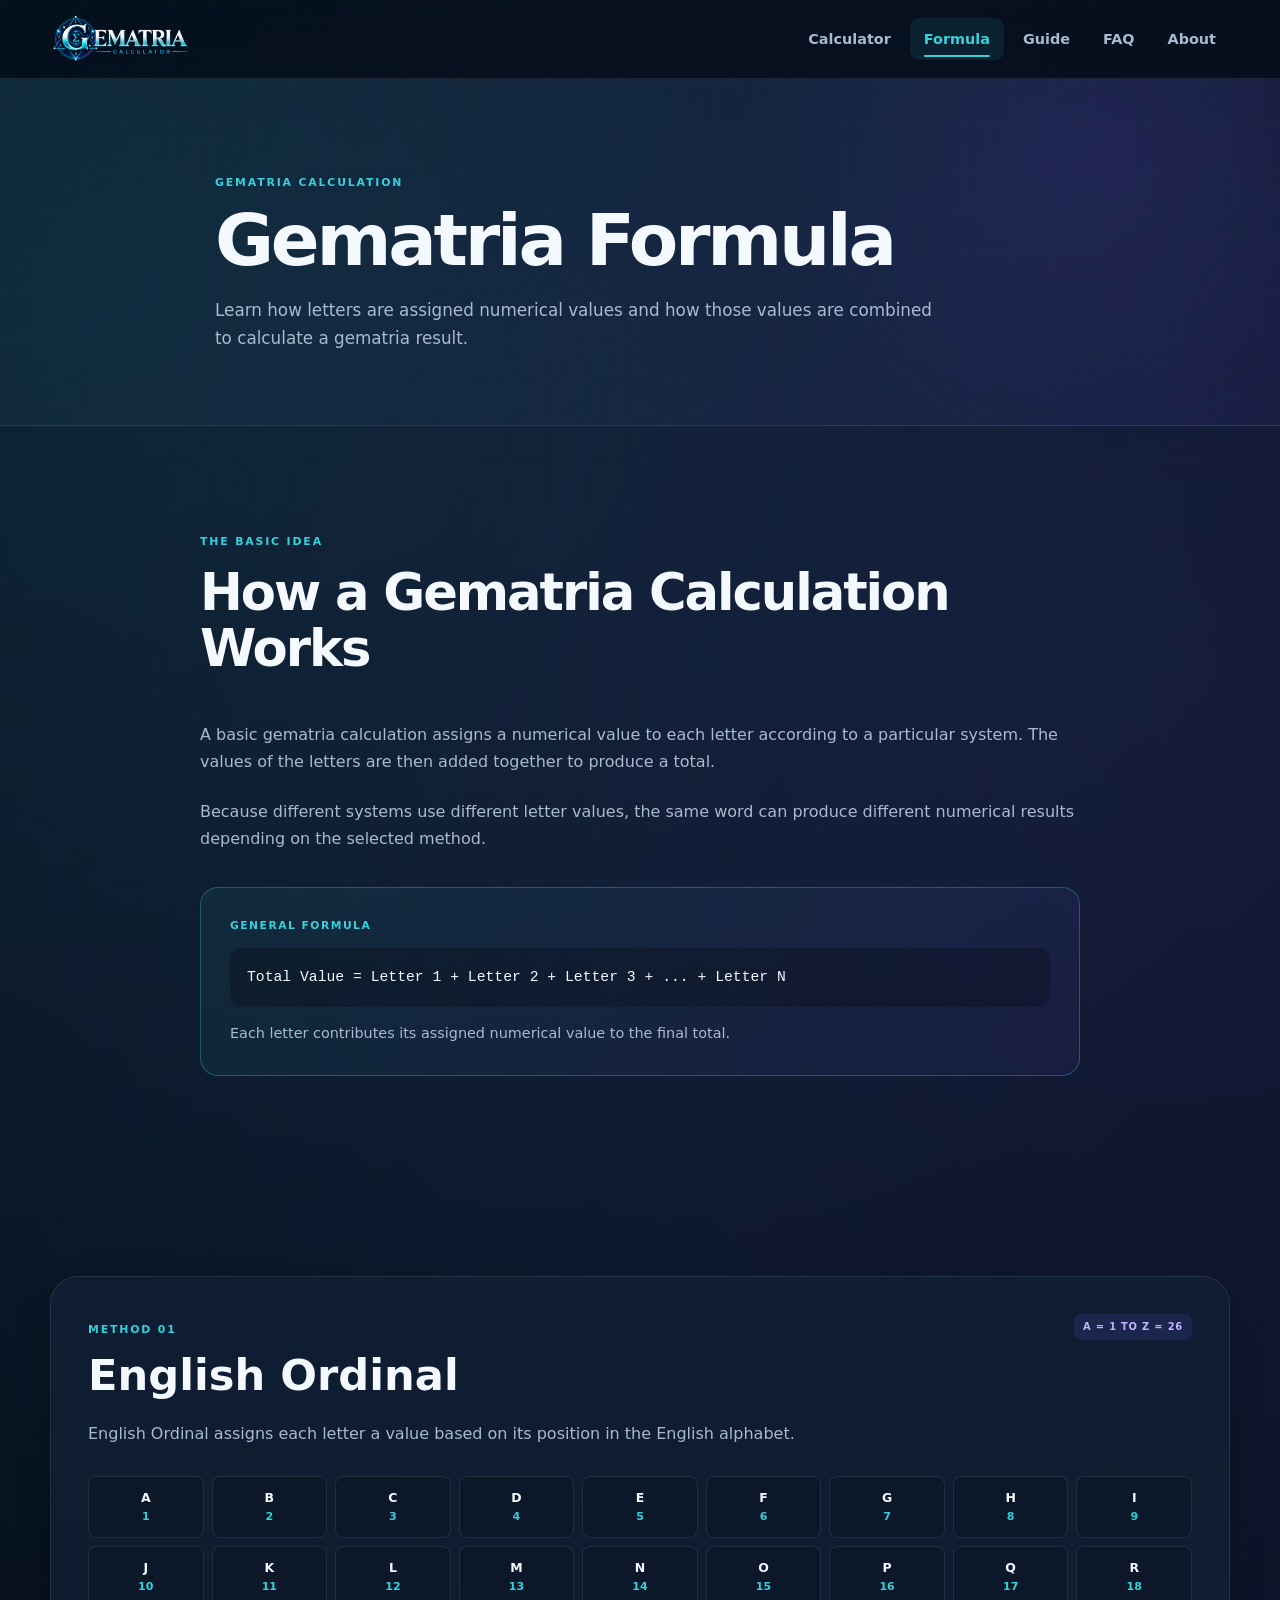
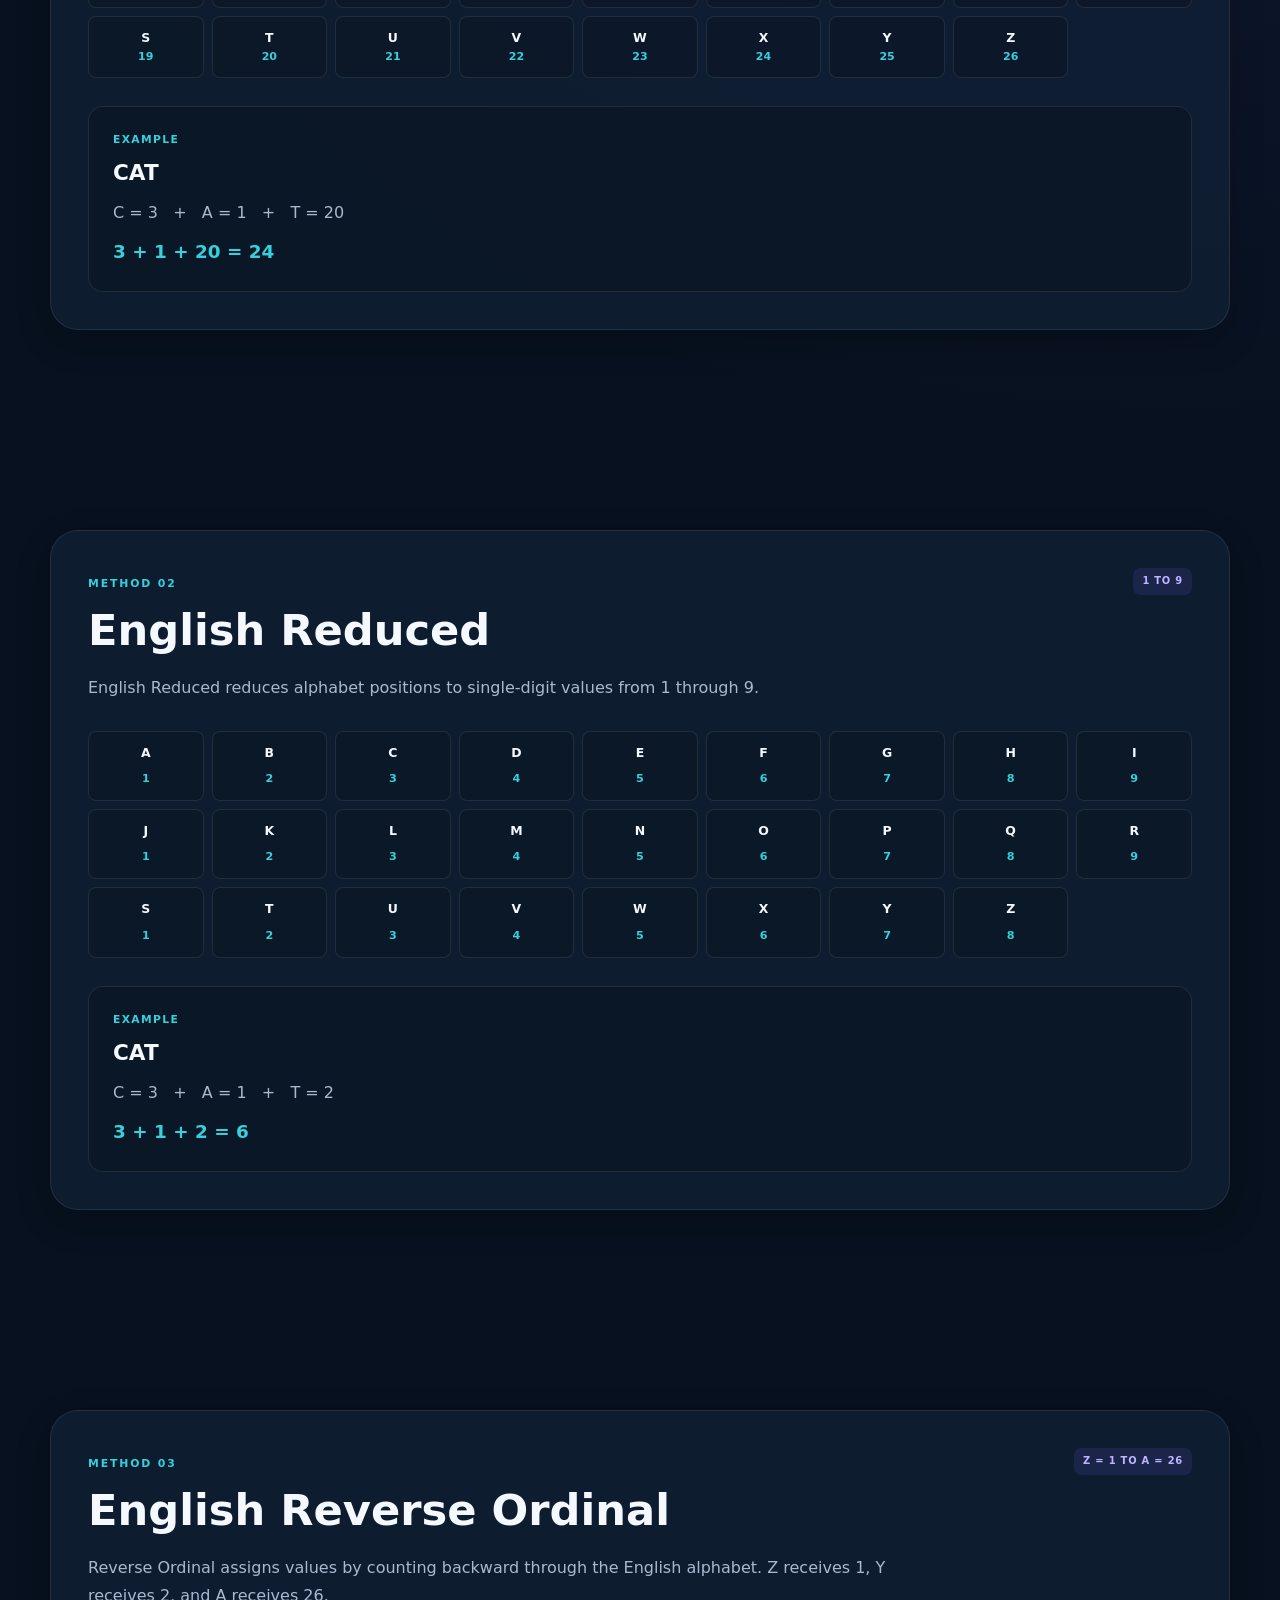
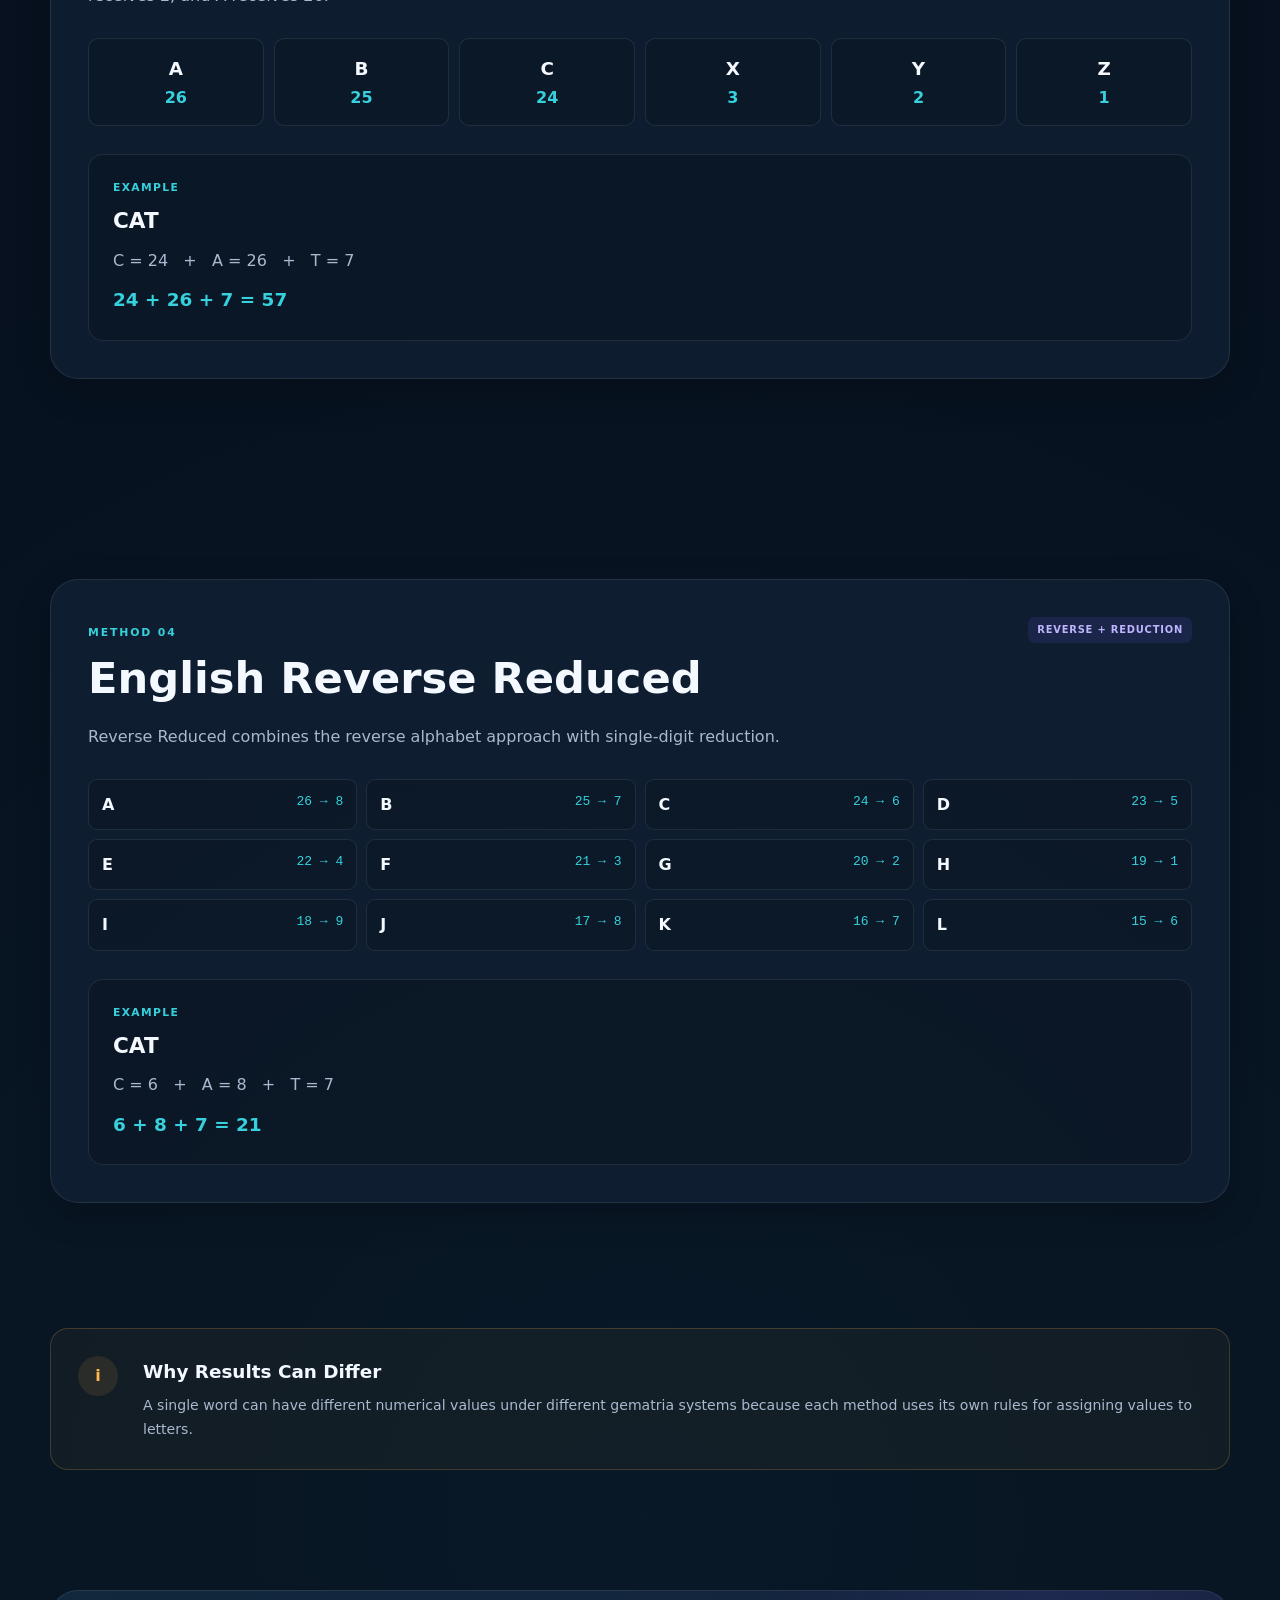
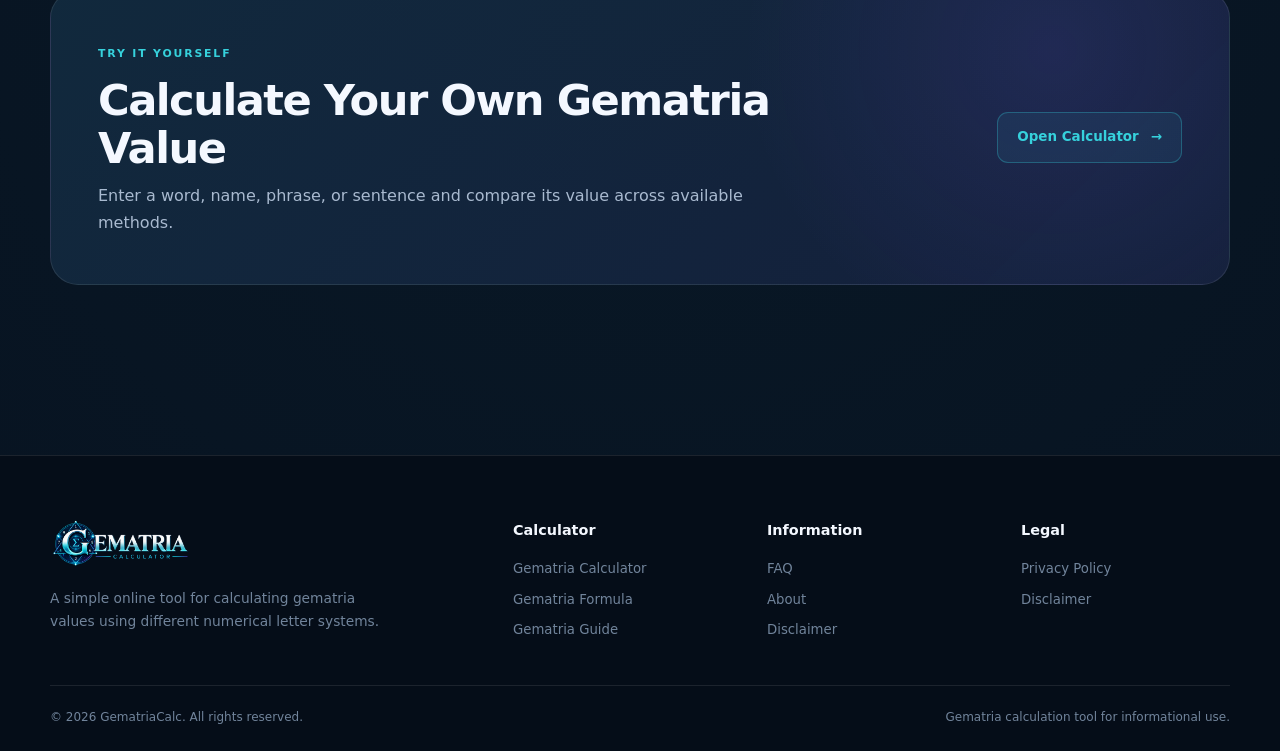
<file: gematria-formula.html>
<!DOCTYPE html>
<html lang="en">

<head>

    <meta charset="UTF-8">

    <meta
        name="viewport"
        content="width=device-width, initial-scale=1.0"
    >

    <title>
        Gematria Formula — How to Calculate Gematria Values with Examples
    </title>

    <meta
        name="description"
        content="Learn how gematria calculations work, including English Ordinal, English Reduced, Reverse Ordinal, and Reverse Reduced methods."
    >

    <meta
        name="robots"
        content="index, follow"
    >

    <!-- Canonical -->
    <link
        rel="canonical"
        href="https://gematria-calculator-three.vercel.app/gematria-formula.html"
    >

    <!-- Open Graph -->
    <meta
        property="og:type"
        content="website"
    >

    <meta
        property="og:title"
        content="Gematria Formula — How to Calculate Gematria Values with Examples"
    >

    <meta
        property="og:description"
        content="Learn the formulas behind common English gematria calculation methods and see how letter values are added together."
    >

    <meta
        property="og:url"
        content="https://gematria-calculator-three.vercel.app/gematria-formula.html"
    >

    <!-- Favicon -->
    <link
        rel="icon"
        type="image/png"
        href="assets/favicon.png"
    >

    <link
        rel="apple-touch-icon"
        href="assets/favicon.png"
    >

    <!-- Main CSS -->
    <link
        rel="stylesheet"
        href="style.css"
    >

</head>


<body>


    <!-- =========================
         HEADER
    ========================== -->

    <header class="site-header">

        <div class="container header-inner">


            <!-- Logo -->

            <a
                href="index.html"
                class="site-logo"
                aria-label="Gematria Calculator Home"
            >

                <img
                    src="assets/logo.png"
                    alt="Gematria Calculator"
                    class="logo-image"
                >

            </a>


            <!-- Navigation -->

            <nav
                class="main-navigation"
                id="mainNavigation"
                aria-label="Main navigation"
            >

                <a
                    href="index.html"
                    class="nav-link"
                >
                    Calculator
                </a>

                <a
                    href="gematria-formula.html"
                    class="nav-link active"
                >
                    Formula
                </a>

                <a
                    href="gematria-guide.html"
                    class="nav-link"
                >
                    Guide
                </a>

                <a
                    href="faq.html"
                    class="nav-link"
                >
                    FAQ
                </a>

                <a
                    href="about.html"
                    class="nav-link"
                >
                    About
                </a>

            </nav>


            <!-- Mobile Menu -->

            <button
                type="button"
                class="mobile-menu-button"
                id="mobileMenuButton"
                aria-label="Open navigation menu"
                aria-expanded="false"
                aria-controls="mainNavigation"
            >

                <span></span>
                <span></span>
                <span></span>

            </button>

        </div>

    </header>


    <!-- =========================
         MAIN CONTENT
    ========================== -->

    <main>


        <!-- =========================
             PAGE HERO
        ========================== -->

        <section class="page-hero">

            <div class="container page-hero-content">

                <span class="section-kicker">
                    GEMATRIA CALCULATION
                </span>

                <h1>
                    Gematria Formula
                </h1>

                <p>
                    Learn how letters are assigned numerical values
                    and how those values are combined to calculate
                    a gematria result.
                </p>

            </div>

        </section>


        <!-- =========================
             BASIC FORMULA
        ========================== -->

        <section class="content-section section">

            <div class="container content-narrow">


                <div class="section-heading">

                    <span class="section-kicker">
                        THE BASIC IDEA
                    </span>

                    <h2>
                        How a Gematria Calculation Works
                    </h2>

                </div>


                <div class="content-text">

                    <p>
                        A basic gematria calculation assigns a numerical
                        value to each letter according to a particular
                        system. The values of the letters are then added
                        together to produce a total.
                    </p>

                    <p>
                        Because different systems use different letter
                        values, the same word can produce different
                        numerical results depending on the selected method.
                    </p>

                </div>


                <!-- Formula Box -->

                <div class="formula-box">

                    <div class="formula-box-label">
                        GENERAL FORMULA
                    </div>

                    <div class="formula-expression">
                        Total Value = Letter 1 + Letter 2 + Letter 3 + ... + Letter N
                    </div>

                    <p>
                        Each letter contributes its assigned numerical
                        value to the final total.
                    </p>

                </div>

            </div>

        </section>


        <!-- =========================
             ENGLISH ORDINAL
        ========================== -->

        <section class="formula-method-section section">

            <div class="container">


                <div class="method-detail-card featured-method">


                    <div class="method-detail-header">

                        <div>

                            <span class="section-kicker">
                                METHOD 01
                            </span>

                            <h2>
                                English Ordinal
                            </h2>

                        </div>


                        <span class="method-tag">
                            A = 1 TO Z = 26
                        </span>

                    </div>


                    <p>
                        English Ordinal assigns each letter a value based
                        on its position in the English alphabet.
                    </p>


                    <div class="letter-value-grid">

                        <div class="letter-value">
                            <strong>A</strong>
                            <span>1</span>
                        </div>

                        <div class="letter-value">
                            <strong>B</strong>
                            <span>2</span>
                        </div>

                        <div class="letter-value">
                            <strong>C</strong>
                            <span>3</span>
                        </div>

                        <div class="letter-value">
                            <strong>D</strong>
                            <span>4</span>
                        </div>

                        <div class="letter-value">
                            <strong>E</strong>
                            <span>5</span>
                        </div>

                        <div class="letter-value">
                            <strong>F</strong>
                            <span>6</span>
                        </div>

                        <div class="letter-value">
                            <strong>G</strong>
                            <span>7</span>
                        </div>

                        <div class="letter-value">
                            <strong>H</strong>
                            <span>8</span>
                        </div>

                        <div class="letter-value">
                            <strong>I</strong>
                            <span>9</span>
                        </div>

                        <div class="letter-value">
                            <strong>J</strong>
                            <span>10</span>
                        </div>

                        <div class="letter-value">
                            <strong>K</strong>
                            <span>11</span>
                        </div>

                        <div class="letter-value">
                            <strong>L</strong>
                            <span>12</span>
                        </div>

                        <div class="letter-value">
                            <strong>M</strong>
                            <span>13</span>
                        </div>

                        <div class="letter-value">
                            <strong>N</strong>
                            <span>14</span>
                        </div>

                        <div class="letter-value">
                            <strong>O</strong>
                            <span>15</span>
                        </div>

                        <div class="letter-value">
                            <strong>P</strong>
                            <span>16</span>
                        </div>

                        <div class="letter-value">
                            <strong>Q</strong>
                            <span>17</span>
                        </div>

                        <div class="letter-value">
                            <strong>R</strong>
                            <span>18</span>
                        </div>

                        <div class="letter-value">
                            <strong>S</strong>
                            <span>19</span>
                        </div>

                        <div class="letter-value">
                            <strong>T</strong>
                            <span>20</span>
                        </div>

                        <div class="letter-value">
                            <strong>U</strong>
                            <span>21</span>
                        </div>

                        <div class="letter-value">
                            <strong>V</strong>
                            <span>22</span>
                        </div>

                        <div class="letter-value">
                            <strong>W</strong>
                            <span>23</span>
                        </div>

                        <div class="letter-value">
                            <strong>X</strong>
                            <span>24</span>
                        </div>

                        <div class="letter-value">
                            <strong>Y</strong>
                            <span>25</span>
                        </div>

                        <div class="letter-value">
                            <strong>Z</strong>
                            <span>26</span>
                        </div>

                    </div>


                    <div class="example-calculation">

                        <span class="example-label">
                            EXAMPLE
                        </span>

                        <h3>
                            CAT
                        </h3>

                        <p>
                            C = 3 &nbsp; + &nbsp; A = 1 &nbsp; + &nbsp; T = 20
                        </p>

                        <strong>
                            3 + 1 + 20 = 24
                        </strong>

                    </div>

                </div>

            </div>

        </section>


        <!-- =========================
             ENGLISH REDUCED
        ========================== -->

        <section class="formula-method-section section">

            <div class="container">


                <div class="method-detail-card">


                    <div class="method-detail-header">

                        <div>

                            <span class="section-kicker">
                                METHOD 02
                            </span>

                            <h2>
                                English Reduced
                            </h2>

                        </div>


                        <span class="method-tag">
                            1 TO 9
                        </span>

                    </div>


                    <p>
                        English Reduced reduces alphabet positions to
                        single-digit values from 1 through 9.
                    </p>


                    <div class="reduced-value-grid">

                        <div class="reduced-value">
                            <strong>A</strong>
                            <span>1</span>
                        </div>

                        <div class="reduced-value">
                            <strong>B</strong>
                            <span>2</span>
                        </div>

                        <div class="reduced-value">
                            <strong>C</strong>
                            <span>3</span>
                        </div>

                        <div class="reduced-value">
                            <strong>D</strong>
                            <span>4</span>
                        </div>

                        <div class="reduced-value">
                            <strong>E</strong>
                            <span>5</span>
                        </div>

                        <div class="reduced-value">
                            <strong>F</strong>
                            <span>6</span>
                        </div>

                        <div class="reduced-value">
                            <strong>G</strong>
                            <span>7</span>
                        </div>

                        <div class="reduced-value">
                            <strong>H</strong>
                            <span>8</span>
                        </div>

                        <div class="reduced-value">
                            <strong>I</strong>
                            <span>9</span>
                        </div>

                        <div class="reduced-value">
                            <strong>J</strong>
                            <span>1</span>
                        </div>

                        <div class="reduced-value">
                            <strong>K</strong>
                            <span>2</span>
                        </div>

                        <div class="reduced-value">
                            <strong>L</strong>
                            <span>3</span>
                        </div>

                        <div class="reduced-value">
                            <strong>M</strong>
                            <span>4</span>
                        </div>

                        <div class="reduced-value">
                            <strong>N</strong>
                            <span>5</span>
                        </div>

                        <div class="reduced-value">
                            <strong>O</strong>
                            <span>6</span>
                        </div>

                        <div class="reduced-value">
                            <strong>P</strong>
                            <span>7</span>
                        </div>

                        <div class="reduced-value">
                            <strong>Q</strong>
                            <span>8</span>
                        </div>

                        <div class="reduced-value">
                            <strong>R</strong>
                            <span>9</span>
                        </div>

                        <div class="reduced-value">
                            <strong>S</strong>
                            <span>1</span>
                        </div>

                        <div class="reduced-value">
                            <strong>T</strong>
                            <span>2</span>
                        </div>

                        <div class="reduced-value">
                            <strong>U</strong>
                            <span>3</span>
                        </div>

                        <div class="reduced-value">
                            <strong>V</strong>
                            <span>4</span>
                        </div>

                        <div class="reduced-value">
                            <strong>W</strong>
                            <span>5</span>
                        </div>

                        <div class="reduced-value">
                            <strong>X</strong>
                            <span>6</span>
                        </div>

                        <div class="reduced-value">
                            <strong>Y</strong>
                            <span>7</span>
                        </div>

                        <div class="reduced-value">
                            <strong>Z</strong>
                            <span>8</span>
                        </div>

                    </div>


                    <div class="example-calculation">

                        <span class="example-label">
                            EXAMPLE
                        </span>

                        <h3>
                            CAT
                        </h3>

                        <p>
                            C = 3 &nbsp; + &nbsp; A = 1 &nbsp; + &nbsp; T = 2
                        </p>

                        <strong>
                            3 + 1 + 2 = 6
                        </strong>

                    </div>

                </div>

            </div>

        </section>


        <!-- =========================
             REVERSE ORDINAL
        ========================== -->

        <section class="formula-method-section section">

            <div class="container">


                <div class="method-detail-card">


                    <div class="method-detail-header">

                        <div>

                            <span class="section-kicker">
                                METHOD 03
                            </span>

                            <h2>
                                English Reverse Ordinal
                            </h2>

                        </div>


                        <span class="method-tag">
                            Z = 1 TO A = 26
                        </span>

                    </div>


                    <p>
                        Reverse Ordinal assigns values by counting backward
                        through the English alphabet. Z receives 1, Y
                        receives 2, and A receives 26.
                    </p>


                    <div class="reverse-example">

                        <div class="reverse-letter">

                            <strong>
                                A
                            </strong>

                            <span>
                                26
                            </span>

                        </div>


                        <div class="reverse-letter">

                            <strong>
                                B
                            </strong>

                            <span>
                                25
                            </span>

                        </div>


                        <div class="reverse-letter">

                            <strong>
                                C
                            </strong>

                            <span>
                                24
                            </span>

                        </div>


                        <div class="reverse-letter">

                            <strong>
                                X
                            </strong>

                            <span>
                                3
                            </span>

                        </div>


                        <div class="reverse-letter">

                            <strong>
                                Y
                            </strong>

                            <span>
                                2
                            </span>

                        </div>


                        <div class="reverse-letter">

                            <strong>
                                Z
                            </strong>

                            <span>
                                1
                            </span>

                        </div>

                    </div>


                    <div class="example-calculation">

                        <span class="example-label">
                            EXAMPLE
                        </span>

                        <h3>
                            CAT
                        </h3>

                        <p>
                            C = 24 &nbsp; + &nbsp; A = 26 &nbsp; + &nbsp; T = 7
                        </p>

                        <strong>
                            24 + 26 + 7 = 57
                        </strong>

                    </div>

                </div>

            </div>

        </section>


        <!-- =========================
             REVERSE REDUCED
        ========================== -->

        <section class="formula-method-section section">

            <div class="container">


                <div class="method-detail-card">


                    <div class="method-detail-header">

                        <div>

                            <span class="section-kicker">
                                METHOD 04
                            </span>

                            <h2>
                                English Reverse Reduced
                            </h2>

                        </div>


                        <span class="method-tag">
                            REVERSE + REDUCTION
                        </span>

                    </div>


                    <p>
                        Reverse Reduced combines the reverse alphabet
                        approach with single-digit reduction.
                    </p>


                    <div class="reverse-reduced-grid">

                        <div>
                            <strong>A</strong>
                            <span>26 → 8</span>
                        </div>

                        <div>
                            <strong>B</strong>
                            <span>25 → 7</span>
                        </div>

                        <div>
                            <strong>C</strong>
                            <span>24 → 6</span>
                        </div>

                        <div>
                            <strong>D</strong>
                            <span>23 → 5</span>
                        </div>

                        <div>
                            <strong>E</strong>
                            <span>22 → 4</span>
                        </div>

                        <div>
                            <strong>F</strong>
                            <span>21 → 3</span>
                        </div>

                        <div>
                            <strong>G</strong>
                            <span>20 → 2</span>
                        </div>

                        <div>
                            <strong>H</strong>
                            <span>19 → 1</span>
                        </div>

                        <div>
                            <strong>I</strong>
                            <span>18 → 9</span>
                        </div>

                        <div>
                            <strong>J</strong>
                            <span>17 → 8</span>
                        </div>

                        <div>
                            <strong>K</strong>
                            <span>16 → 7</span>
                        </div>

                        <div>
                            <strong>L</strong>
                            <span>15 → 6</span>
                        </div>

                    </div>


                    <div class="example-calculation">

                        <span class="example-label">
                            EXAMPLE
                        </span>

                        <h3>
                            CAT
                        </h3>

                        <p>
                            C = 6 &nbsp; + &nbsp; A = 8 &nbsp; + &nbsp; T = 7
                        </p>

                        <strong>
                            6 + 8 + 7 = 21
                        </strong>

                    </div>

                </div>

            </div>

        </section>


        <!-- =========================
             IMPORTANT NOTE
        ========================== -->

        <section class="notice-section">

            <div class="container">

                <div class="notice-box">

                    <div class="notice-icon">
                        i
                    </div>


                    <div>

                        <h2>
                            Why Results Can Differ
                        </h2>

                        <p>
                            A single word can have different numerical values
                            under different gematria systems because each
                            method uses its own rules for assigning values
                            to letters.
                        </p>

                    </div>

                </div>

            </div>

        </section>


        <!-- =========================
             CTA
        ========================== -->

        <section class="guide-cta-section section">

            <div class="container">

                <div class="guide-cta">

                    <div class="guide-cta-content">

                        <span class="section-kicker">
                            TRY IT YOURSELF
                        </span>

                        <h2>
                            Calculate Your Own Gematria Value
                        </h2>

                        <p>
                            Enter a word, name, phrase, or sentence and
                            compare its value across available methods.
                        </p>

                    </div>


                    <a
                        href="index.html"
                        class="secondary-button"
                    >
                        Open Calculator
                        <span>→</span>
                    </a>

                </div>

            </div>

        </section>


    </main>


    <!-- =========================
         FOOTER
    ========================== -->

    <footer class="site-footer">

        <div class="container">


            <div class="footer-main">


                <!-- Brand -->

                <div class="footer-brand">

                    <a
                        href="index.html"
                        class="site-logo footer-logo"
                        aria-label="Gematria Calculator Home"
                    >

                        <img
                            src="assets/logo.png"
                            alt="Gematria Calculator"
                            class="logo-image"
                        >

                    </a>


                    <p>
                        A simple online tool for calculating gematria
                        values using different numerical letter systems.
                    </p>

                </div>


                <!-- Calculator -->

                <div class="footer-column">

                    <h3>
                        Calculator
                    </h3>

                    <a href="index.html">
                        Gematria Calculator
                    </a>

                    <a href="gematria-formula.html">
                        Gematria Formula
                    </a>

                    <a href="gematria-guide.html">
                        Gematria Guide
                    </a>

                </div>


                <!-- Information -->

                <div class="footer-column">

                    <h3>
                        Information
                    </h3>

                    <a href="faq.html">
                        FAQ
                    </a>

                    <a href="about.html">
                        About
                    </a>

                    <a href="disclaimer.html">
                        Disclaimer
                    </a>

                </div>


                <!-- Legal -->

                <div class="footer-column">

                    <h3>
                        Legal
                    </h3>

                    <a href="privacy.html">
                        Privacy Policy
                    </a>

                    <a href="disclaimer.html">
                        Disclaimer
                    </a>

                </div>


            </div>


            <!-- Footer Bottom -->

            <div class="footer-bottom">

                <p>
                    © 2026 GematriaCalc. All rights reserved.
                </p>

                <p>
                    Gematria calculation tool for informational use.
                </p>

            </div>


        </div>

    </footer>


    <!-- JavaScript -->

    <script src="script.js"></script>

</body>

</html>
</file>
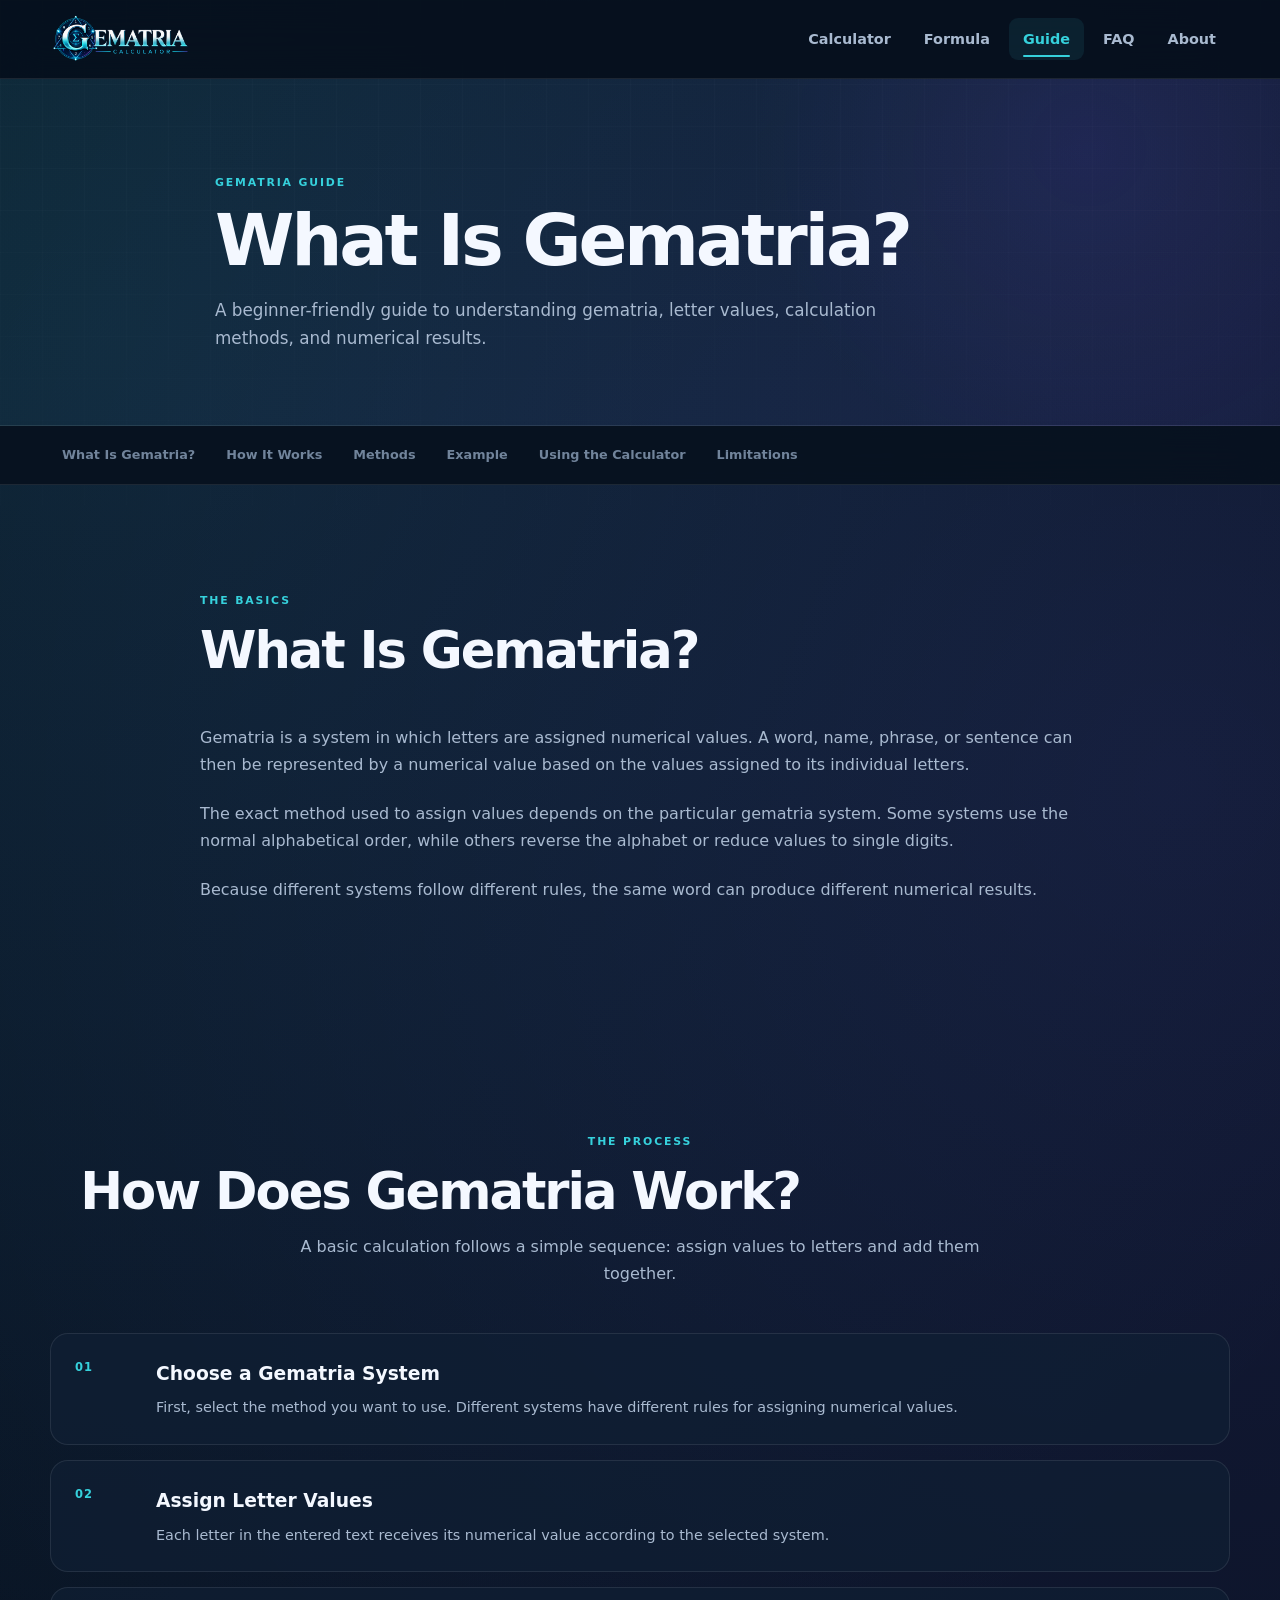
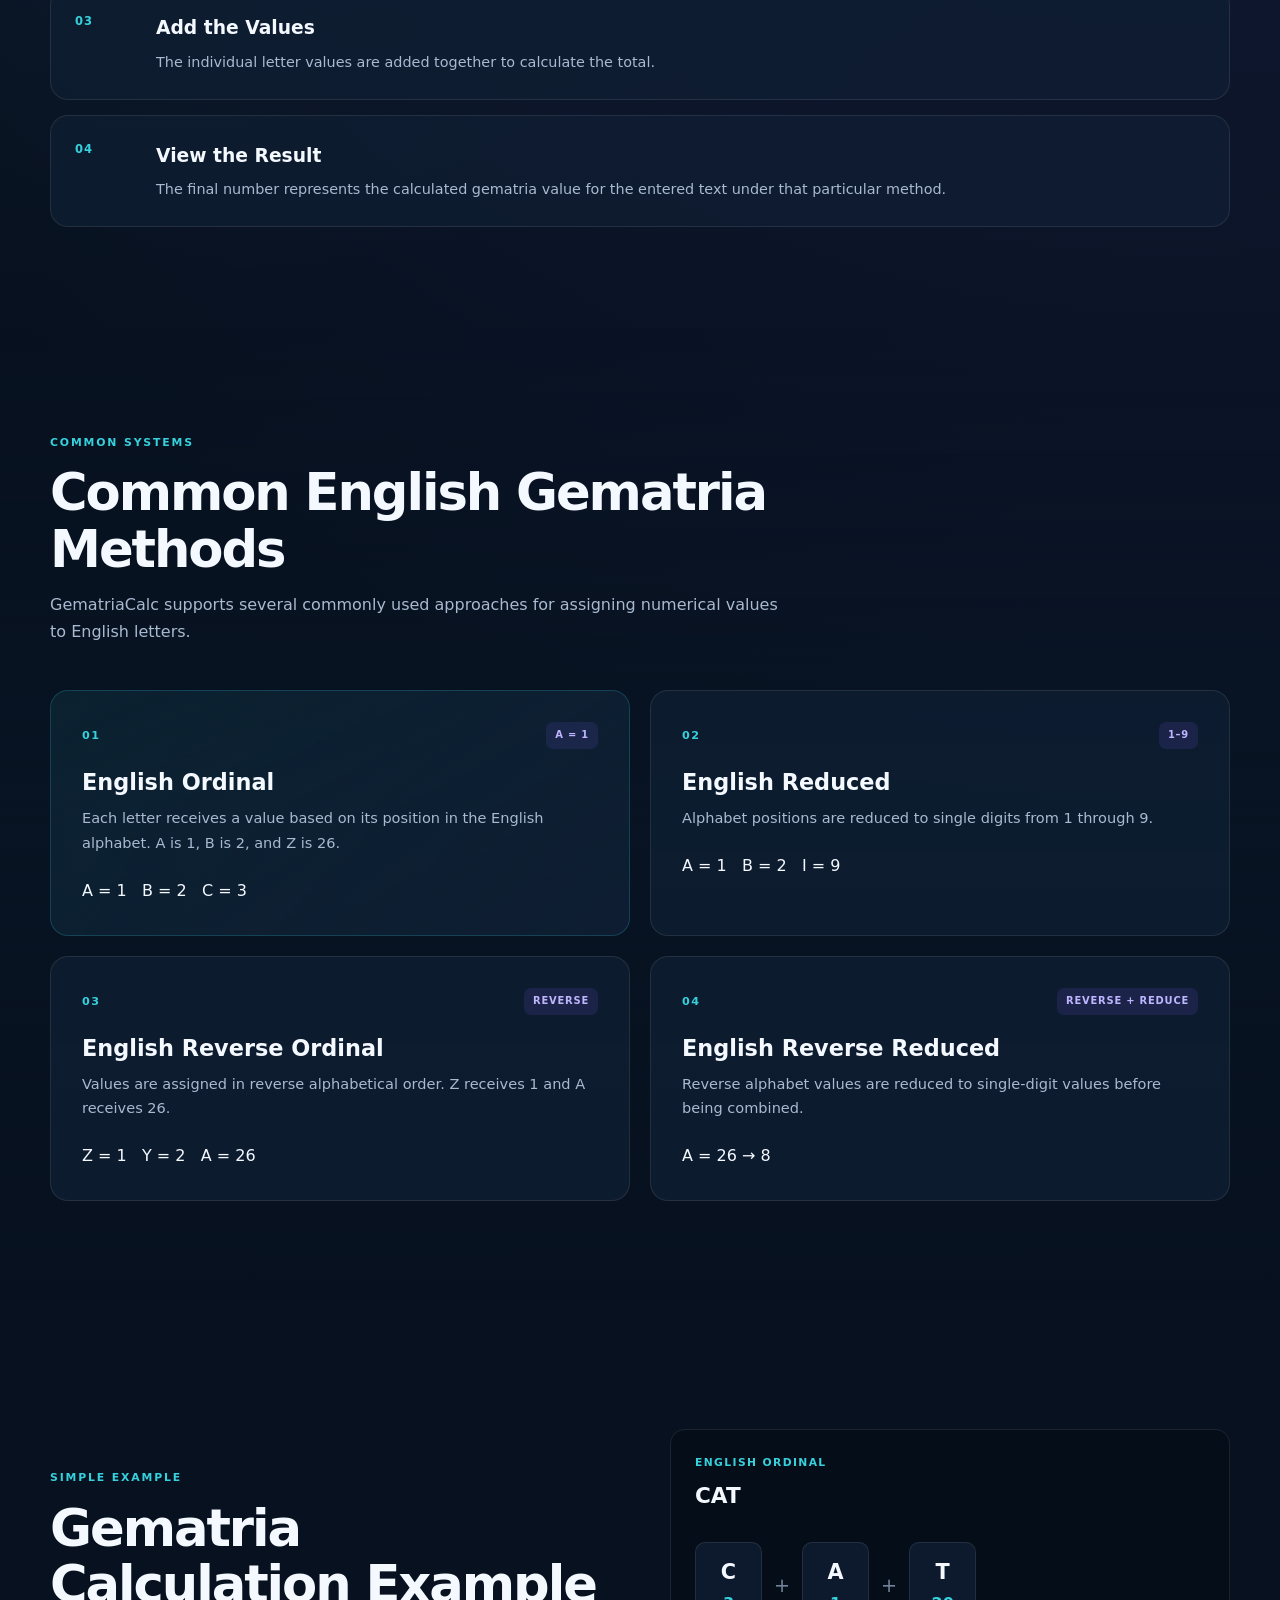
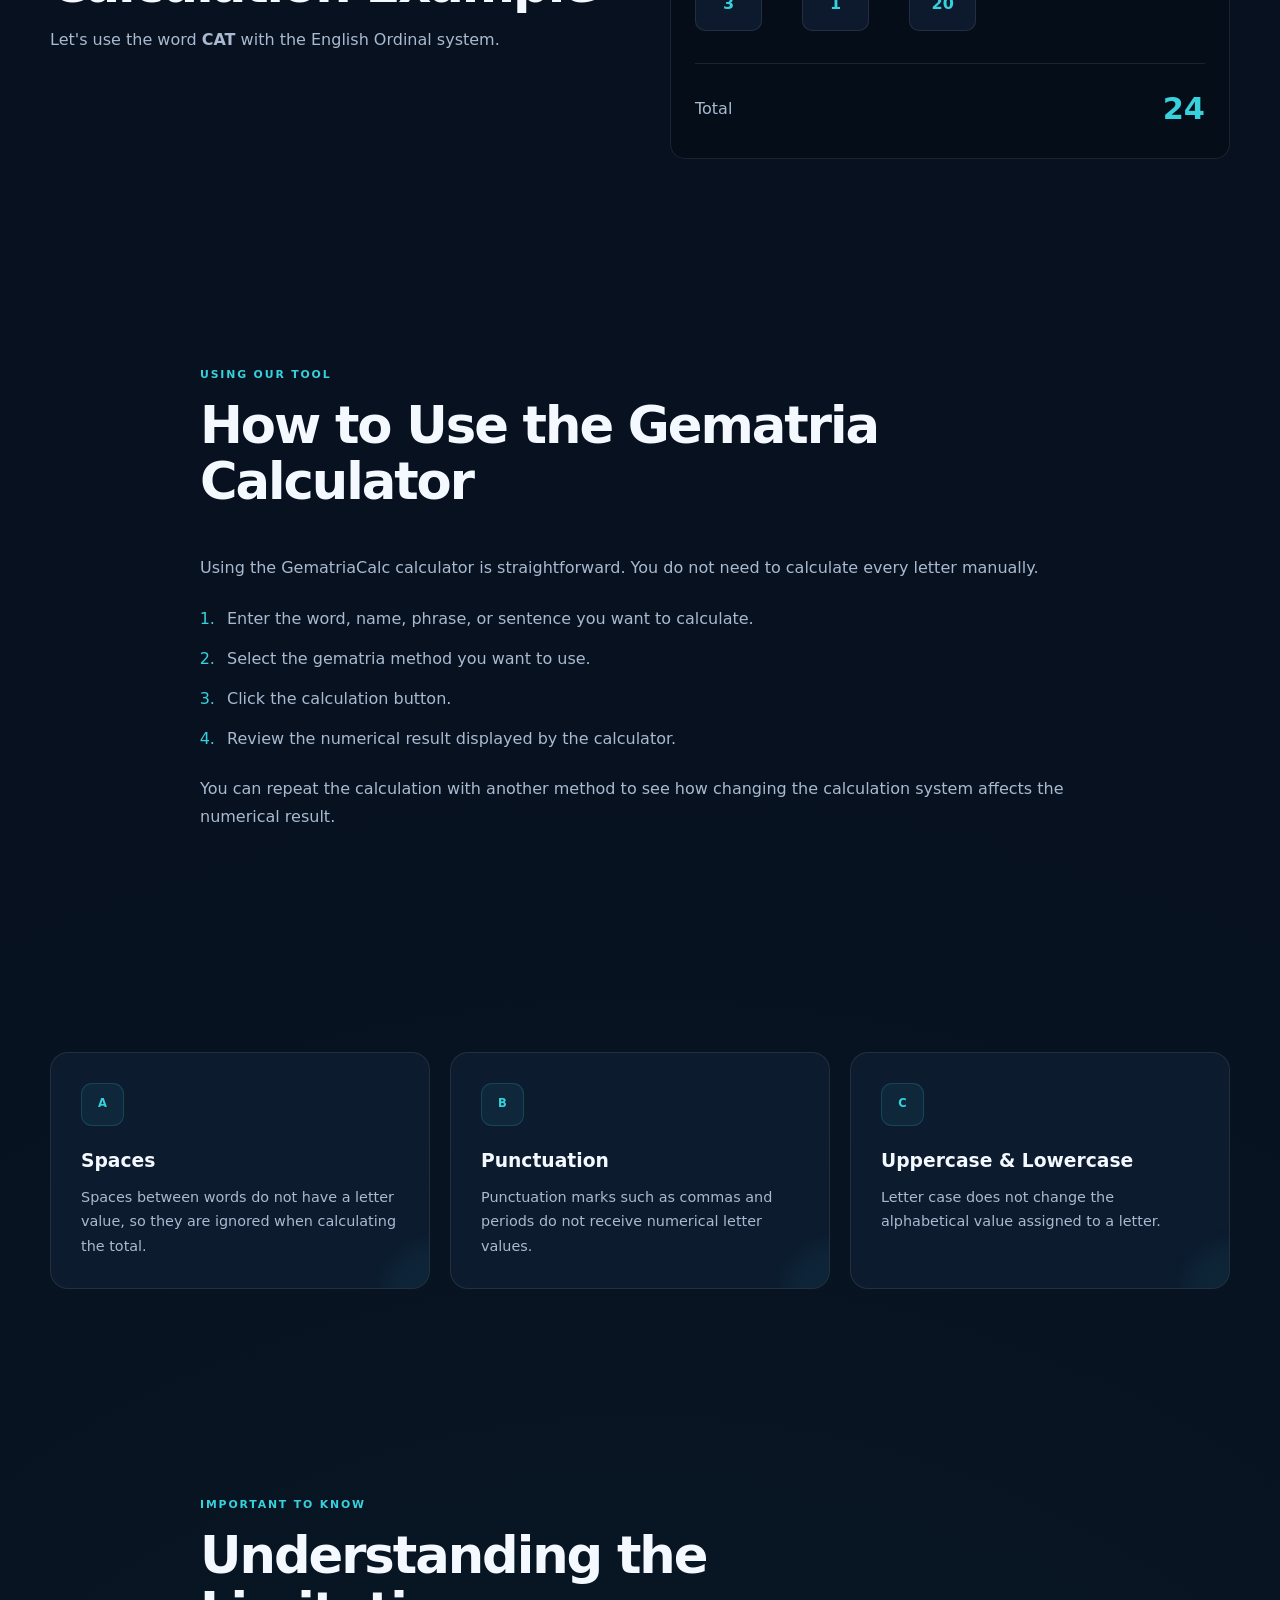
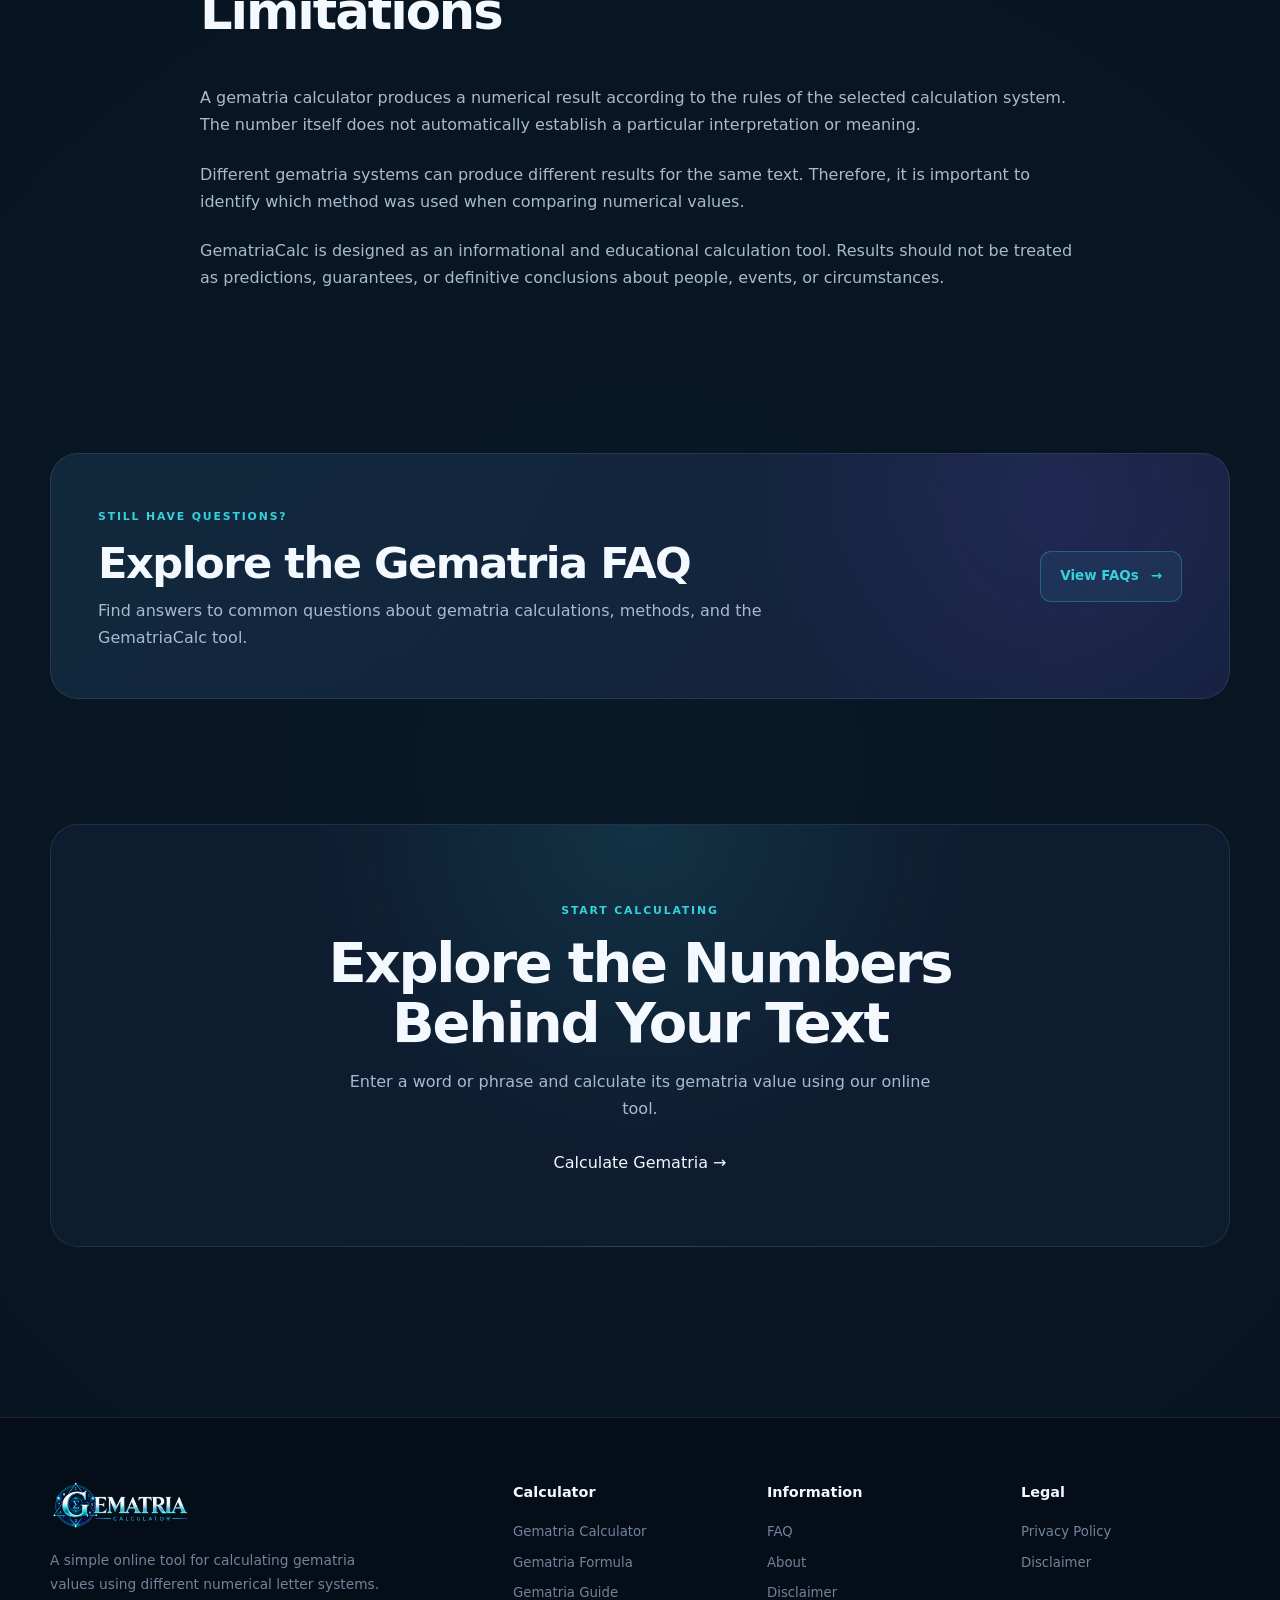
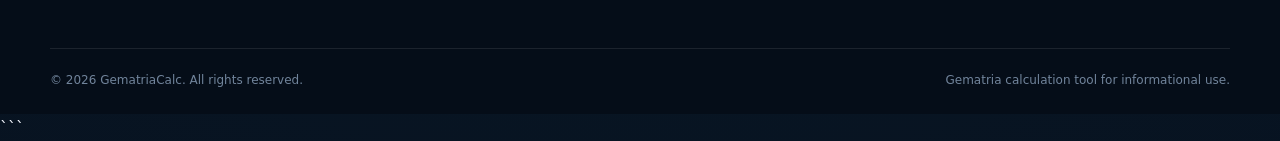
<file: gematria-guide.html>
<!DOCTYPE html>

<html lang="en">

<head>
<meta charset="UTF-8">

<meta
    name="viewport"
    content="width=device-width, initial-scale=1.0"
>

<title>
    Gematria Calculator Guide — What Is Gematria and How It Works
</title>

<meta
    name="description"
    content="Learn what gematria is and how it works: English Ordinal, Reduced and Reverse methods, calculation examples, and how to use the gematria calculator."
>

<meta
    name="robots"
    content="index, follow"
>

<!-- Canonical -->

<link
    rel="canonical"
    href="https://gematria-calculator-three.vercel.app/gematria-guide.html"
>


<!-- Open Graph -->

<meta
    property="og:type"
    content="article"
>

<meta
    property="og:title"
    content="Gematria Calculator Guide — What Is Gematria and How It Works"
>

<meta
    property="og:description"
    content="A beginner-friendly guide explaining gematria, letter values, calculation methods, examples, and how to use a gematria calculator."
>

<meta
    property="og:url"
    content="https://gematria-calculator-three.vercel.app/gematria-guide.html"
>


<!-- Favicon -->

<link
    rel="icon"
    type="image/png"
    href="assets/favicon.png"
>

<link
    rel="apple-touch-icon"
    href="assets/favicon.png"
>


<!-- Main CSS -->

<link
    rel="stylesheet"
    href="style.css"
>

</head>

<body>

<!-- =========================
     HEADER
========================== -->

<header class="site-header">

    <div class="container header-inner">


        <!-- Logo -->

        <a
            href="index.html"
            class="site-logo"
            aria-label="Gematria Calculator Home"
        >

            <img
                src="assets/logo.png"
                alt="Gematria Calculator"
                class="logo-image"
            >

        </a>


        <!-- Navigation -->

        <nav
            class="main-navigation"
            id="mainNavigation"
            aria-label="Main navigation"
        >

            <a
                href="index.html"
                class="nav-link"
            >
                Calculator
            </a>


            <a
                href="gematria-formula.html"
                class="nav-link"
            >
                Formula
            </a>


            <a
                href="gematria-guide.html"
                class="nav-link active"
            >
                Guide
            </a>


            <a
                href="faq.html"
                class="nav-link"
            >
                FAQ
            </a>


            <a
                href="about.html"
                class="nav-link"
            >
                About
            </a>

        </nav>


        <!-- Mobile Menu -->

        <button
            type="button"
            class="mobile-menu-button"
            id="mobileMenuButton"
            aria-label="Open navigation menu"
            aria-expanded="false"
            aria-controls="mainNavigation"
        >

            <span></span>
            <span></span>
            <span></span>

        </button>

    </div>

</header>



<!-- =========================
     MAIN
========================== -->

<main>


    <!-- =========================
         PAGE HERO
    ========================== -->

    <section class="page-hero">

        <div class="container page-hero-content">


            <span class="section-kicker">
                GEMATRIA GUIDE
            </span>


            <h1>
                What Is Gematria?
            </h1>


            <p>
                A beginner-friendly guide to understanding
                gematria, letter values, calculation methods,
                and numerical results.
            </p>


        </div>

    </section>



    <!-- =========================
         QUICK NAVIGATION
    ========================== -->

    <section class="guide-navigation-section">

        <div class="container">


            <div class="guide-navigation">


                <a href="#what-is-gematria">
                    What Is Gematria?
                </a>


                <a href="#how-it-works">
                    How It Works
                </a>


                <a href="#methods">
                    Methods
                </a>


                <a href="#example">
                    Example
                </a>


                <a href="#calculator">
                    Using the Calculator
                </a>


                <a href="#limitations">
                    Limitations
                </a>


            </div>

        </div>

    </section>



    <!-- =========================
         WHAT IS GEMATRIA
    ========================== -->

    <section
        class="content-section section"
        id="what-is-gematria"
    >

        <div class="container content-narrow">


            <div class="section-heading">

                <span class="section-kicker">
                    THE BASICS
                </span>


                <h2>
                    What Is Gematria?
                </h2>

            </div>


            <div class="content-text">


                <p>
                    Gematria is a system in which letters are assigned
                    numerical values. A word, name, phrase, or sentence
                    can then be represented by a numerical value based
                    on the values assigned to its individual letters.
                </p>


                <p>
                    The exact method used to assign values depends on
                    the particular gematria system. Some systems use
                    the normal alphabetical order, while others reverse
                    the alphabet or reduce values to single digits.
                </p>


                <p>
                    Because different systems follow different rules,
                    the same word can produce different numerical
                    results.
                </p>


            </div>


        </div>

    </section>



    <!-- =========================
         HOW GEMATRIA WORKS
    ========================== -->

    <section
        class="how-it-works-section section"
        id="how-it-works"
    >

        <div class="container">


            <div class="section-heading centered">

                <span class="section-kicker">
                    THE PROCESS
                </span>


                <h2>
                    How Does Gematria Work?
                </h2>


                <p>
                    A basic calculation follows a simple sequence:
                    assign values to letters and add them together.
                </p>

            </div>



            <div class="steps-list guide-steps">


                <!-- Step 1 -->

                <div class="step-item">


                    <span class="step-number">
                        01
                    </span>


                    <div>

                        <h3>
                            Choose a Gematria System
                        </h3>


                        <p>
                            First, select the method you want to use.
                            Different systems have different rules for
                            assigning numerical values.
                        </p>

                    </div>


                </div>



                <!-- Step 2 -->

                <div class="step-item">


                    <span class="step-number">
                        02
                    </span>


                    <div>

                        <h3>
                            Assign Letter Values
                        </h3>


                        <p>
                            Each letter in the entered text receives
                            its numerical value according to the
                            selected system.
                        </p>

                    </div>


                </div>



                <!-- Step 3 -->

                <div class="step-item">


                    <span class="step-number">
                        03
                    </span>


                    <div>

                        <h3>
                            Add the Values
                        </h3>


                        <p>
                            The individual letter values are added
                            together to calculate the total.
                        </p>

                    </div>


                </div>



                <!-- Step 4 -->

                <div class="step-item">


                    <span class="step-number">
                        04
                    </span>


                    <div>

                        <h3>
                            View the Result
                        </h3>


                        <p>
                            The final number represents the calculated
                            gematria value for the entered text under
                            that particular method.
                        </p>

                    </div>


                </div>


            </div>

        </div>

    </section>



    <!-- =========================
         COMMON METHODS
    ========================== -->

    <section
        class="methods-section section"
        id="methods"
    >

        <div class="container">


            <div class="section-heading">


                <span class="section-kicker">
                    COMMON SYSTEMS
                </span>


                <h2>
                    Common English Gematria Methods
                </h2>


                <p>
                    GematriaCalc supports several commonly used
                    approaches for assigning numerical values to
                    English letters.
                </p>


            </div>



            <div class="method-grid">


                <!-- English Ordinal -->

                <article class="method-card featured-method">


                    <div class="method-card-top">

                        <span class="method-number">
                            01
                        </span>


                        <span class="method-tag">
                            A = 1
                        </span>

                    </div>


                    <h3>
                        English Ordinal
                    </h3>


                    <p>
                        Each letter receives a value based on its
                        position in the English alphabet. A is 1,
                        B is 2, and Z is 26.
                    </p>


                    <div class="mini-formula">
                        A = 1 &nbsp; B = 2 &nbsp; C = 3
                    </div>


                </article>



                <!-- English Reduced -->

                <article class="method-card">


                    <div class="method-card-top">

                        <span class="method-number">
                            02
                        </span>


                        <span class="method-tag">
                            1–9
                        </span>

                    </div>


                    <h3>
                        English Reduced
                    </h3>


                    <p>
                        Alphabet positions are reduced to single
                        digits from 1 through 9.
                    </p>


                    <div class="mini-formula">
                        A = 1 &nbsp; B = 2 &nbsp; I = 9
                    </div>


                </article>



                <!-- Reverse Ordinal -->

                <article class="method-card">


                    <div class="method-card-top">

                        <span class="method-number">
                            03
                        </span>


                        <span class="method-tag">
                            REVERSE
                        </span>

                    </div>


                    <h3>
                        English Reverse Ordinal
                    </h3>


                    <p>
                        Values are assigned in reverse alphabetical
                        order. Z receives 1 and A receives 26.
                    </p>


                    <div class="mini-formula">
                        Z = 1 &nbsp; Y = 2 &nbsp; A = 26
                    </div>


                </article>



                <!-- Reverse Reduced -->

                <article class="method-card">


                    <div class="method-card-top">

                        <span class="method-number">
                            04
                        </span>


                        <span class="method-tag">
                            REVERSE + REDUCE
                        </span>

                    </div>


                    <h3>
                        English Reverse Reduced
                    </h3>


                    <p>
                        Reverse alphabet values are reduced to
                        single-digit values before being combined.
                    </p>


                    <div class="mini-formula">
                        A = 26 → 8
                    </div>


                </article>


            </div>


        </div>

    </section>



    <!-- =========================
         EXAMPLE
    ========================== -->

    <section
        class="example-section section"
        id="example"
    >

        <div class="container">


            <div class="two-column-content">


                <div class="section-heading">


                    <span class="section-kicker">
                        SIMPLE EXAMPLE
                    </span>


                    <h2>
                        Gematria Calculation Example
                    </h2>


                    <p>
                        Let's use the word
                        <strong>CAT</strong>
                        with the English Ordinal system.
                    </p>


                </div>



                <div class="example-calculation large-example">


                    <span class="example-label">
                        ENGLISH ORDINAL
                    </span>


                    <h3>
                        CAT
                    </h3>


                    <div class="calculation-letters">


                        <div>

                            <strong>
                                C
                            </strong>

                            <span>
                                3
                            </span>

                        </div>


                        <div class="calculation-plus">
                            +
                        </div>


                        <div>

                            <strong>
                                A
                            </strong>

                            <span>
                                1
                            </span>

                        </div>


                        <div class="calculation-plus">
                            +
                        </div>


                        <div>

                            <strong>
                                T
                            </strong>

                            <span>
                                20
                            </span>

                        </div>


                    </div>


                    <div class="calculation-total">

                        <span>
                            Total
                        </span>


                        <strong>
                            24
                        </strong>

                    </div>


                </div>


            </div>

        </div>

    </section>



    <!-- =========================
         USING CALCULATOR
    ========================== -->

    <section
        class="content-section section"
        id="calculator"
    >

        <div class="container content-narrow">


            <div class="section-heading">


                <span class="section-kicker">
                    USING OUR TOOL
                </span>


                <h2>
                    How to Use the Gematria Calculator
                </h2>


            </div>


            <div class="content-text">


                <p>
                    Using the GematriaCalc calculator is straightforward.
                    You do not need to calculate every letter manually.
                </p>


                <ol class="guide-list">


                    <li>
                        Enter the word, name, phrase, or sentence
                        you want to calculate.
                    </li>


                    <li>
                        Select the gematria method you want to use.
                    </li>


                    <li>
                        Click the calculation button.
                    </li>


                    <li>
                        Review the numerical result displayed by
                        the calculator.
                    </li>


                </ol>


                <p>
                    You can repeat the calculation with another method
                    to see how changing the calculation system affects
                    the numerical result.
                </p>


            </div>


        </div>

    </section>



    <!-- =========================
         SPACES & PUNCTUATION
    ========================== -->

    <section class="guide-detail-section section">

        <div class="container">


            <div class="info-grid">


                <article class="info-card">


                    <div class="info-number">
                        A
                    </div>


                    <h3>
                        Spaces
                    </h3>


                    <p>
                        Spaces between words do not have a letter value,
                        so they are ignored when calculating the total.
                    </p>


                </article>



                <article class="info-card">


                    <div class="info-number">
                        B
                    </div>


                    <h3>
                        Punctuation
                    </h3>


                    <p>
                        Punctuation marks such as commas and periods
                        do not receive numerical letter values.
                    </p>


                </article>



                <article class="info-card">


                    <div class="info-number">
                        C
                    </div>


                    <h3>
                        Uppercase & Lowercase
                    </h3>


                    <p>
                        Letter case does not change the alphabetical
                        value assigned to a letter.
                    </p>


                </article>


            </div>

        </div>

    </section>



    <!-- =========================
         LIMITATIONS
    ========================== -->

    <section
        class="content-section section"
        id="limitations"
    >

        <div class="container content-narrow">


            <div class="section-heading">


                <span class="section-kicker">
                    IMPORTANT TO KNOW
                </span>


                <h2>
                    Understanding the Limitations
                </h2>


            </div>


            <div class="content-text">


                <p>
                    A gematria calculator produces a numerical result
                    according to the rules of the selected calculation
                    system. The number itself does not automatically
                    establish a particular interpretation or meaning.
                </p>


                <p>
                    Different gematria systems can produce different
                    results for the same text. Therefore, it is important
                    to identify which method was used when comparing
                    numerical values.
                </p>


                <p>
                    GematriaCalc is designed as an informational and
                    educational calculation tool. Results should not
                    be treated as predictions, guarantees, or definitive
                    conclusions about people, events, or circumstances.
                </p>


            </div>


        </div>

    </section>



    <!-- =========================
         FAQ CTA
    ========================== -->

    <section class="guide-cta-section section">

        <div class="container">


            <div class="guide-cta">


                <div class="guide-cta-content">


                    <span class="section-kicker">
                        STILL HAVE QUESTIONS?
                    </span>


                    <h2>
                        Explore the Gematria FAQ
                    </h2>


                    <p>
                        Find answers to common questions about
                        gematria calculations, methods, and the
                        GematriaCalc tool.
                    </p>


                </div>


                <a
                    href="faq.html"
                    class="secondary-button"
                >

                    View FAQs

                    <span>
                        →
                    </span>

                </a>


            </div>

        </div>

    </section>



    <!-- =========================
         CALCULATOR CTA
    ========================== -->

    <section class="final-cta-section section">

        <div class="container">


            <div class="final-cta">


                <span class="section-kicker">
                    START CALCULATING
                </span>


                <h2>
                    Explore the Numbers Behind Your Text
                </h2>


                <p>
                    Enter a word or phrase and calculate its
                    gematria value using our online tool.
                </p>


                <a
                    href="index.html"
                    class="primary-button"
                >

                    Calculate Gematria

                    <span>
                        →
                    </span>

                </a>


            </div>

        </div>

    </section>


</main>



<!-- =========================
     FOOTER
========================== -->

<footer class="site-footer">

    <div class="container">


        <div class="footer-main">


            <!-- Brand -->

            <div class="footer-brand">


                <a
                    href="index.html"
                    class="site-logo footer-logo"
                    aria-label="Gematria Calculator Home"
                >

                    <img
                        src="assets/logo.png"
                        alt="Gematria Calculator"
                        class="logo-image"
                    >

                </a>


                <p>
                    A simple online tool for calculating gematria
                    values using different numerical letter systems.
                </p>


            </div>



            <!-- Calculator -->

            <div class="footer-column">


                <h3>
                    Calculator
                </h3>


                <a href="index.html">
                    Gematria Calculator
                </a>


                <a href="gematria-formula.html">
                    Gematria Formula
                </a>


                <a href="gematria-guide.html">
                    Gematria Guide
                </a>


            </div>



            <!-- Information -->

            <div class="footer-column">


                <h3>
                    Information
                </h3>


                <a href="faq.html">
                    FAQ
                </a>


                <a href="about.html">
                    About
                </a>


                <a href="disclaimer.html">
                    Disclaimer
                </a>


            </div>



            <!-- Legal -->

            <div class="footer-column">


                <h3>
                    Legal
                </h3>


                <a href="privacy.html">
                    Privacy Policy
                </a>


                <a href="disclaimer.html">
                    Disclaimer
                </a>


            </div>


        </div>



        <!-- Footer Bottom -->

        <div class="footer-bottom">


            <p>
                © 2026 GematriaCalc. All rights reserved.
            </p>


            <p>
                Gematria calculation tool for informational use.
            </p>


        </div>


    </div>

</footer>



<!-- JavaScript -->

<script src="script.js"></script>
```

</body>

</html>
</file>
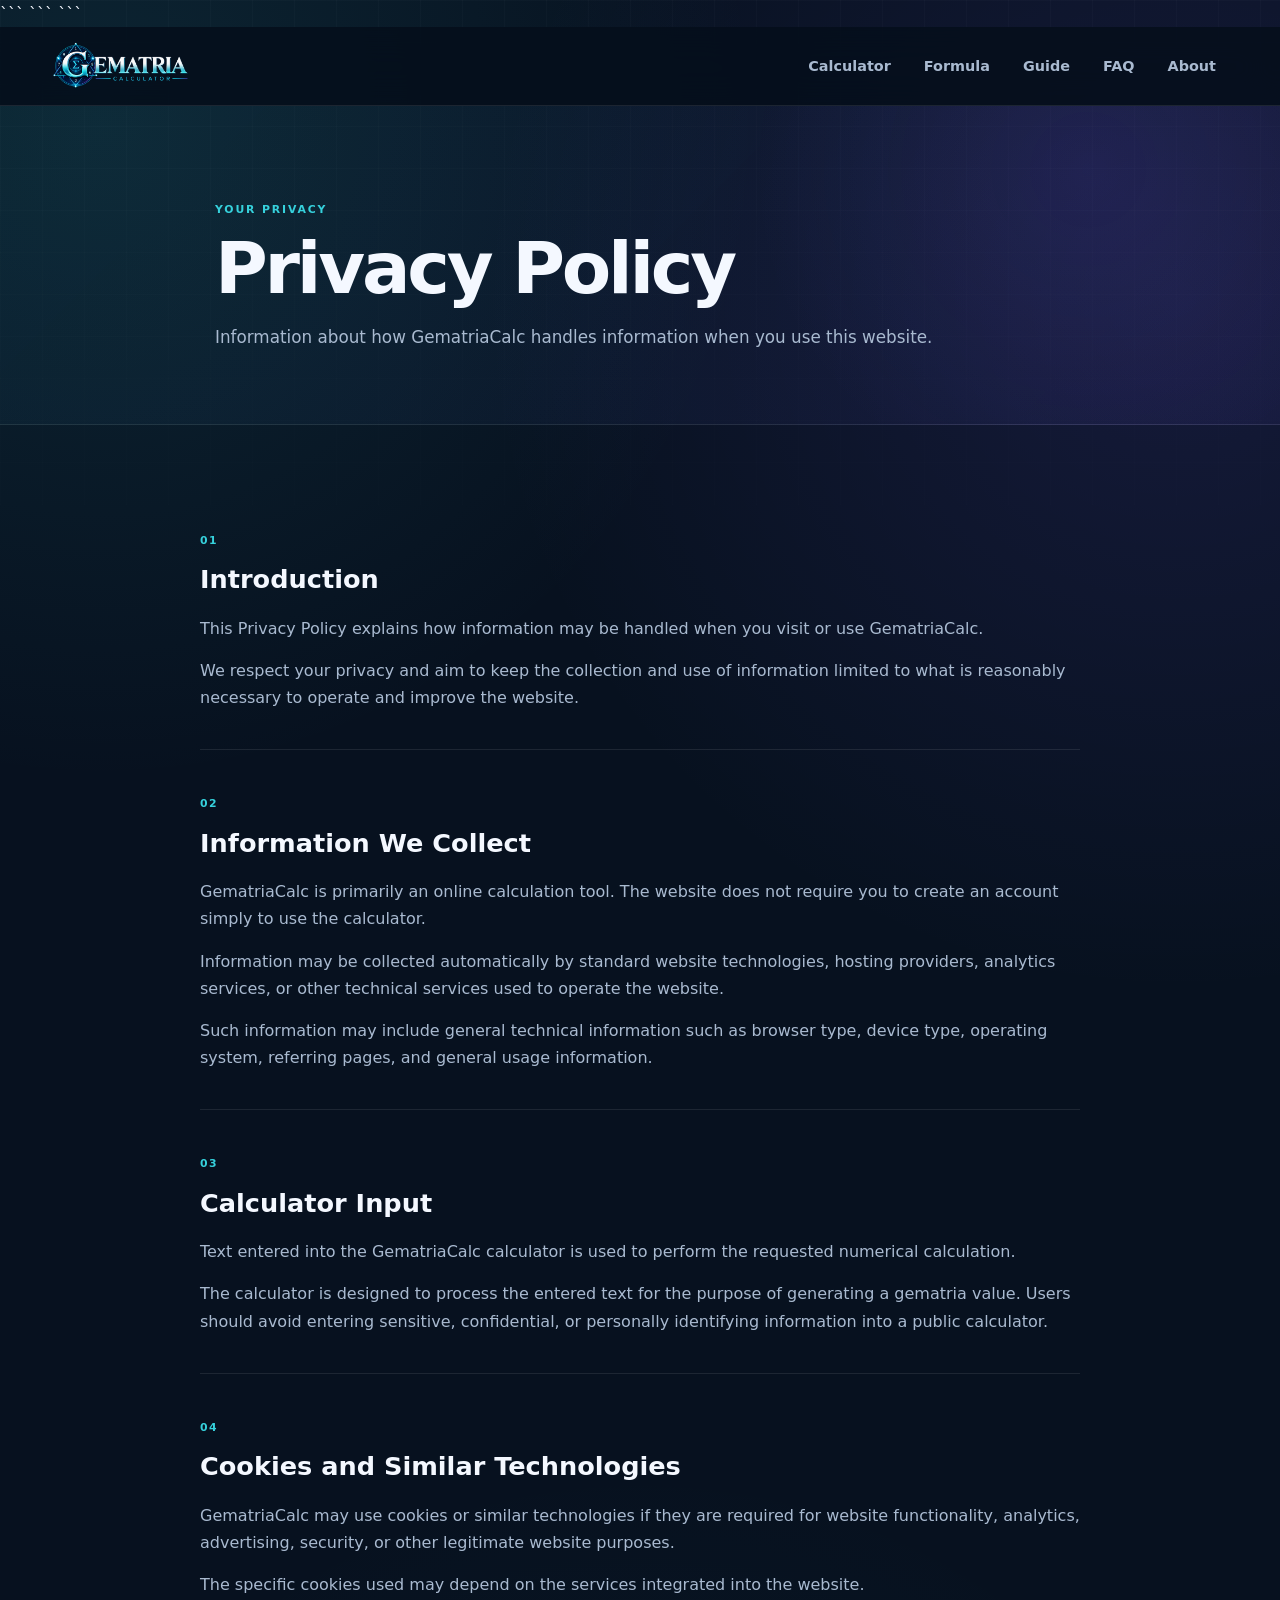
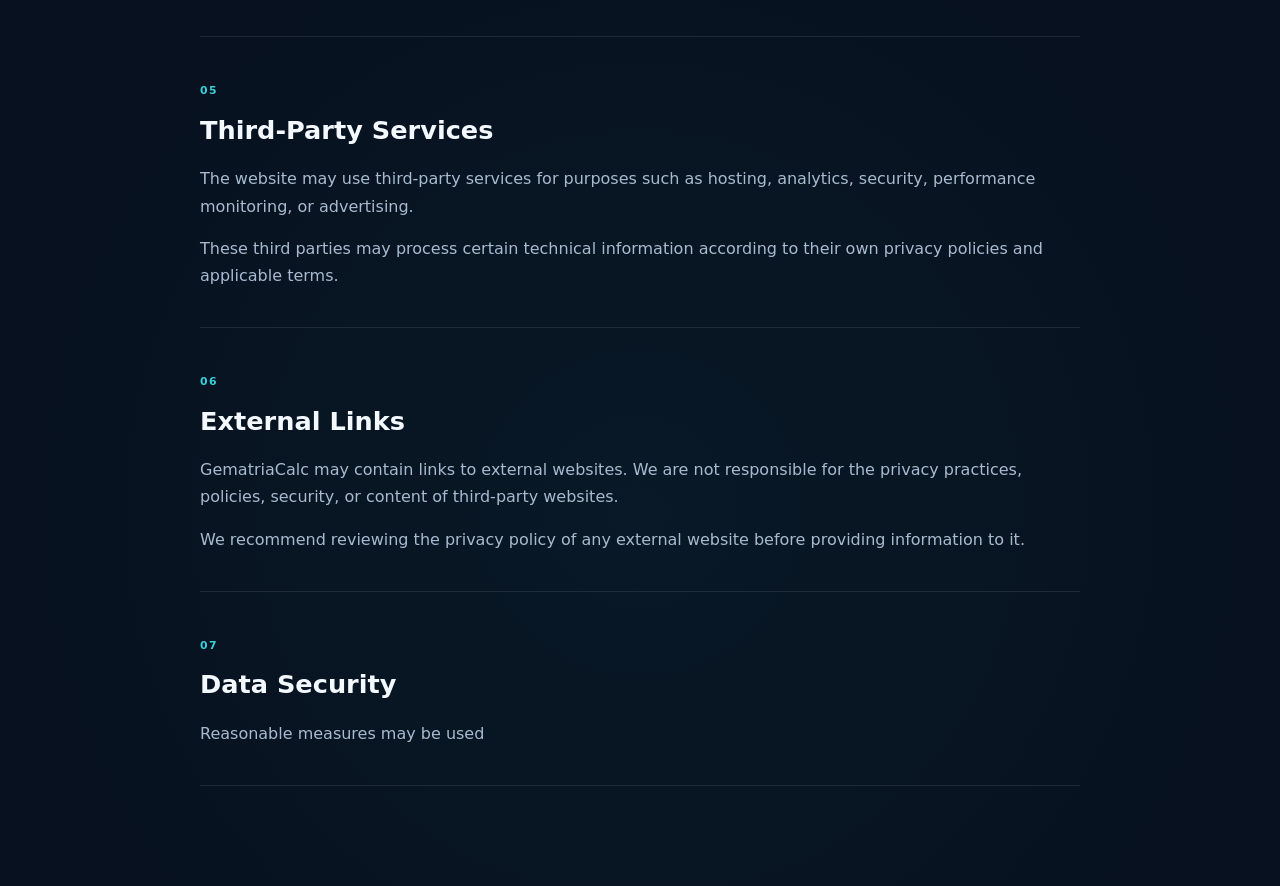
<file: privacy.html>
<!DOCTYPE html>

<html lang="en">

<head>

```
<meta charset="UTF-8">

<meta
    name="viewport"
    content="width=device-width, initial-scale=1.0"
>

<title>
    Privacy Policy | Gematria Calculator
</title>

<meta
    name="description"
    content="Read the GematriaCalc privacy policy: how information is handled when you use our free online gematria calculator."
>

<meta
    name="robots"
    content="index, follow"
>

<!-- Canonical -->

<link
    rel="canonical"
    href="https://gematria-calculator-three.vercel.app/privacy.html"
>


<!-- Open Graph -->

<meta
    property="og:type"
    content="website"
>

<meta
    property="og:title"
    content="Privacy Policy | Gematria Calculator"
>

<meta
    property="og:description"
    content="How GematriaCalc handles information and protects your privacy when you use our gematria calculator."
>

<meta
    property="og:url"
    content="https://gematria-calculator-three.vercel.app/privacy.html"
>


<!-- Favicon -->

<link
    rel="icon"
    type="image/png"
    href="assets/favicon.png"
>

<link
    rel="apple-touch-icon"
    href="assets/favicon.png"
>


<!-- Main CSS -->

<link
    rel="stylesheet"
    href="style.css"
>
```

</head>

<body>

```
<!-- =========================
     HEADER
========================== -->

<header class="site-header">

    <div class="container header-inner">


        <!-- Logo -->

        <a
            href="index.html"
            class="site-logo"
            aria-label="Gematria Calculator Home"
        >

            <img
                src="assets/logo.png"
                alt="Gematria Calculator"
                class="logo-image"
            >

        </a>


        <!-- Navigation -->

        <nav
            class="main-navigation"
            id="mainNavigation"
            aria-label="Main navigation"
        >

            <a
                href="index.html"
                class="nav-link"
            >
                Calculator
            </a>


            <a
                href="gematria-formula.html"
                class="nav-link"
            >
                Formula
            </a>


            <a
                href="gematria-guide.html"
                class="nav-link"
            >
                Guide
            </a>


            <a
                href="faq.html"
                class="nav-link"
            >
                FAQ
            </a>


            <a
                href="about.html"
                class="nav-link"
            >
                About
            </a>

        </nav>


        <!-- Mobile Menu -->

        <button
            type="button"
            class="mobile-menu-button"
            id="mobileMenuButton"
            aria-label="Open navigation menu"
            aria-expanded="false"
            aria-controls="mainNavigation"
        >

            <span></span>
            <span></span>
            <span></span>

        </button>

    </div>

</header>



<!-- =========================
     MAIN
========================== -->

<main>


    <!-- =========================
         PAGE HERO
    ========================== -->

    <section class="page-hero">

        <div class="container page-hero-content">


            <span class="section-kicker">
                YOUR PRIVACY
            </span>


            <h1>
                Privacy Policy
            </h1>


            <p>
                Information about how GematriaCalc handles
                information when you use this website.
            </p>


        </div>

    </section>



    <!-- =========================
         PRIVACY CONTENT
    ========================== -->

    <section class="content-section section">

        <div class="container content-narrow">


            <!-- Introduction -->

            <div class="legal-section">

                <span class="legal-number">
                    01
                </span>


                <h2>
                    Introduction
                </h2>


                <p>
                    This Privacy Policy explains how information may
                    be handled when you visit or use GematriaCalc.
                </p>


                <p>
                    We respect your privacy and aim to keep the
                    collection and use of information limited to
                    what is reasonably necessary to operate and
                    improve the website.
                </p>

            </div>



            <!-- Information We Collect -->

            <div class="legal-section">

                <span class="legal-number">
                    02
                </span>


                <h2>
                    Information We Collect
                </h2>


                <p>
                    GematriaCalc is primarily an online calculation
                    tool. The website does not require you to create
                    an account simply to use the calculator.
                </p>


                <p>
                    Information may be collected automatically by
                    standard website technologies, hosting providers,
                    analytics services, or other technical services
                    used to operate the website.
                </p>


                <p>
                    Such information may include general technical
                    information such as browser type, device type,
                    operating system, referring pages, and general
                    usage information.
                </p>

            </div>



            <!-- Calculator Input -->

            <div class="legal-section">

                <span class="legal-number">
                    03
                </span>


                <h2>
                    Calculator Input
                </h2>


                <p>
                    Text entered into the GematriaCalc calculator is
                    used to perform the requested numerical calculation.
                </p>


                <p>
                    The calculator is designed to process the entered
                    text for the purpose of generating a gematria value.
                    Users should avoid entering sensitive, confidential,
                    or personally identifying information into a public
                    calculator.
                </p>

            </div>



            <!-- Cookies -->

            <div class="legal-section">

                <span class="legal-number">
                    04
                </span>


                <h2>
                    Cookies and Similar Technologies
                </h2>


                <p>
                    GematriaCalc may use cookies or similar technologies
                    if they are required for website functionality,
                    analytics, advertising, security, or other legitimate
                    website purposes.
                </p>


                <p>
                    The specific cookies used may depend on the services
                    integrated into the website.
                </p>

            </div>



            <!-- Third Party Services -->

            <div class="legal-section">

                <span class="legal-number">
                    05
                </span>


                <h2>
                    Third-Party Services
                </h2>


                <p>
                    The website may use third-party services for purposes
                    such as hosting, analytics, security, performance
                    monitoring, or advertising.
                </p>


                <p>
                    These third parties may process certain technical
                    information according to their own privacy policies
                    and applicable terms.
                </p>

            </div>



            <!-- External Links -->

            <div class="legal-section">

                <span class="legal-number">
                    06
                </span>


                <h2>
                    External Links
                </h2>


                <p>
                    GematriaCalc may contain links to external websites.
                    We are not responsible for the privacy practices,
                    policies, security, or content of third-party
                    websites.
                </p>


                <p>
                    We recommend reviewing the privacy policy of any
                    external website before providing information to it.
                </p>

            </div>



            <!-- Data Security -->

            <div class="legal-section">

                <span class="legal-number">
                    07
                </span>


                <h2>
                    Data Security
                </h2>


                <p>
                    Reasonable measures may be used
</file>
<file: style.css>
:root {
--bg-main: #07111f;
--bg-secondary: #0b1728;
--bg-card: #101f34;
--bg-card-hover: #142942;
--text-main: #f4f8ff;
--text-secondary: #a9bad0;
--text-muted: #71849b;
--accent: #36d1dc;
--accent-light: #73e5eb;
--accent-purple: #7c5cff;
--accent-gold: #ffb84d;
--success: #38d39f;
--danger: #ff6678;
--border: rgba(255, 255, 255, 0.09);
--border-strong: rgba(54, 209, 220, 0.32);
--shadow: 0 25px 70px rgba(0, 0, 0, 0.3);
--shadow-small: 0 12px 35px rgba(0, 0, 0, 0.2);
--radius-small: 10px;
--radius: 18px;
--radius-large: 28px;
--container: 1180px;
--transition: 0.25s ease;
}

* {
  margin: 0;
  padding: 0;
  box-sizing: border-box;
  }

html {
scroll-behavior: smooth;
}

body {
min-height: 100vh;
color: var(--text-main);
background:
radial-gradient(circle at 8% 5%, rgba(54, 209, 220, 0.1), transparent 25%),
radial-gradient(circle at 92% 12%, rgba(124, 92, 255, 0.12), transparent 28%),
radial-gradient(circle at 50% 85%, rgba(54, 209, 220, 0.04), transparent 30%),
var(--bg-main);
font-family: Inter, ui-sans-serif, system-ui, -apple-system, BlinkMacSystemFont, "Segoe UI", sans-serif;
line-height: 1.7;
}

body::before {
content: "";
position: fixed;
inset: 0;
pointer-events: none;
background-image:
linear-gradient(rgba(255,255,255,0.018) 1px, transparent 1px),
linear-gradient(90deg, rgba(255,255,255,0.018) 1px, transparent 1px);
background-size: 42px 42px;
mask-image: linear-gradient(to bottom, black, transparent 80%);
z-index: -1;
}

img {
max-width: 100%;
display: block;
}

a {
color: inherit;
text-decoration: none;
}

button,
input,
textarea,
select {
font: inherit;
}

button {
cursor: pointer;
}

::selection {
color: #041219;
background: var(--accent);
}

.container {
width: min(calc(100% - 40px), var(--container));
margin-inline: auto;
}

.section {
padding: 100px 0;
}

.centered {
text-align: center;
}

.site-header {
position: sticky;
top: 0;
z-index: 1000;
border-bottom: 1px solid var(--border);
background: rgba(5, 14, 27, 0.86);
backdrop-filter: blur(18px);
}

.header-inner {
min-height: 78px;
display: flex;
align-items: center;
justify-content: space-between;
gap: 30px;
}

.site-logo {
display: inline-flex;
align-items: center;
flex-shrink: 0;
}

.logo-image {
width: auto;
max-width: 190px;
max-height: 52px;
object-fit: contain;
}

.main-navigation {
display: flex;
align-items: center;
gap: 5px;
}

.nav-link {
position: relative;
padding: 9px 14px;
border-radius: 9px;
color: var(--text-secondary);
font-size: 0.9rem;
font-weight: 700;
transition: color var(--transition), background var(--transition), transform var(--transition);
}

.nav-link:hover {
color: var(--text-main);
background: rgba(255, 255, 255, 0.055);
}

.nav-link.active {
color: var(--accent);
background: rgba(54, 209, 220, 0.09);
}

.nav-link.active::after {
content: "";
position: absolute;
left: 14px;
right: 14px;
bottom: 3px;
height: 2px;
border-radius: 5px;
background: var(--accent);
}

.mobile-menu-button {
display: none;
width: 44px;
height: 44px;
padding: 7px;
border: 1px solid var(--border);
border-radius: 11px;
background: rgba(255, 255, 255, 0.04);
}

.mobile-menu-button span {
display: block;
width: 21px;
height: 2px;
margin: 4px auto;
border-radius: 4px;
background: var(--text-main);
}

.hero-section {
position: relative;
overflow: hidden;
padding: 105px 0 95px;
}

.hero-section::before {
content: "";
position: absolute;
width: 520px;
height: 520px;
top: -250px;
right: -150px;
border-radius: 50%;
background: rgba(124, 92, 255, 0.13);
filter: blur(85px);
pointer-events: none;
}

.hero-section::after {
content: "";
position: absolute;
width: 380px;
height: 380px;
bottom: -220px;
left: -130px;
border-radius: 50%;
background: rgba(54, 209, 220, 0.09);
filter: blur(75px);
pointer-events: none;
}

.hero-grid {
position: relative;
z-index: 1;
display: grid;
grid-template-columns: minmax(0, 1fr) minmax(420px, 500px);
align-items: center;
gap: 75px;
}

.hero-content {
max-width: 680px;
}

.eyebrow {
display: inline-flex;
align-items: center;
gap: 11px;
margin-bottom: 21px;
color: var(--accent);
font-size: 0.72rem;
font-weight: 900;
letter-spacing: 0.17em;
}

.eyebrow-line {
width: 32px;
height: 2px;
border-radius: 4px;
background: var(--accent);
box-shadow: 0 0 12px rgba(54, 209, 220, 0.5);
}

.hero-content h1 {
max-width: 720px;
margin-bottom: 25px;
font-size: clamp(3rem, 6vw, 5.7rem);
line-height: 0.99;
letter-spacing: -0.055em;
}

.accent-text {
display: inline;
color: var(--accent);
text-shadow: 0 0 35px rgba(54, 209, 220, 0.15);
}

.hero-description {
max-width: 620px;
margin-bottom: 31px;
color: var(--text-secondary);
font-size: 1.08rem;
}

.hero-highlights {
display: flex;
flex-wrap: wrap;
gap: 10px;
}

.hero-highlight {
display: inline-flex;
align-items: center;
gap: 9px;
padding: 9px 13px;
border: 1px solid var(--border);
border-radius: 9px;
background: rgba(255, 255, 255, 0.035);
color: var(--text-secondary);
font-size: 0.78rem;
font-weight: 700;
}

.highlight-icon {
color: var(--accent);
font-size: 0.65rem;
font-weight: 900;
letter-spacing: 0.08em;
}

.calculator-card {
position: relative;
padding: 30px;
overflow: hidden;
border: 1px solid rgba(54, 209, 220, 0.18);
border-radius: var(--radius-large);
background:
linear-gradient(145deg, rgba(20, 41, 66, 0.97), rgba(8, 21, 37, 0.98));
box-shadow:
0 30px 80px rgba(0, 0, 0, 0.35),
0 0 0 1px rgba(255,255,255,0.015);
}

.calculator-card::before {
content: "";
position: absolute;
width: 220px;
height: 220px;
top: -120px;
right: -90px;
border-radius: 50%;
background: rgba(54, 209, 220, 0.08);
filter: blur(45px);
pointer-events: none;
}

.calculator-header {
position: relative;
display: flex;
justify-content: space-between;
align-items: flex-start;
gap: 20px;
margin-bottom: 27px;
}

.calculator-label {
margin-bottom: 4px;
color: var(--accent);
font-size: 0.66rem;
font-weight: 900;
letter-spacing: 0.15em;
}

.calculator-header h2 {
font-size: 1.65rem;
line-height: 1.2;
}

.calculator-badge {
padding: 6px 9px;
border: 1px solid rgba(54, 209, 220, 0.2);
border-radius: 7px;
background: rgba(54, 209, 220, 0.08);
color: var(--accent);
font-size: 0.62rem;
font-weight: 900;
letter-spacing: 0.1em;
}

.calculator-form {
position: relative;
display: grid;
gap: 19px;
}

.form-group {
display: grid;
gap: 8px;
}

.form-label {
color: var(--text-secondary);
font-size: 0.84rem;
font-weight: 750;
}

.text-input,
.method-select {
width: 100%;
border: 1px solid var(--border);
outline: none;
border-radius: 11px;
color: var(--text-main);
background: rgba(3, 13, 25, 0.82);
transition: border-color var(--transition), box-shadow var(--transition), background var(--transition);
}

.text-input {
min-height: 128px;
padding: 14px 15px;
resize: vertical;
line-height: 1.6;
}

.method-select {
min-height: 51px;
padding: 11px 14px;
}

.text-input::placeholder {
color: #586b82;
}

.text-input:focus,
.method-select:focus {
border-color: var(--accent);
background: rgba(3, 15, 28, 0.95);
box-shadow: 0 0 0 4px rgba(54, 209, 220, 0.08);
}

.input-help {
color: var(--text-muted);
font-size: 0.72rem;
line-height: 1.5;
}

.calculate-button {
display: flex;
align-items: center;
justify-content: space-between;
width: 100%;
min-height: 54px;
padding: 13px 16px 13px 20px;
border: 0;
border-radius: 11px;
color: #031119;
background: linear-gradient(135deg, var(--accent), var(--accent-light));
font-weight: 900;
box-shadow: 0 12px 30px rgba(54, 209, 220, 0.16);
transition: transform var(--transition), box-shadow var(--transition);
}

.calculate-button:hover {
transform: translateY(-2px);
box-shadow: 0 17px 38px rgba(54, 209, 220, 0.25);
}

.button-arrow {
display: grid;
place-items: center;
width: 30px;
height: 30px;
border-radius: 8px;
background: rgba(0, 0, 0, 0.1);
font-size: 1.15rem;
}

.reset-button {
width: 100%;
min-height: 44px;
border: 1px solid var(--border);
border-radius: 10px;
color: var(--text-muted);
background: transparent;
font-size: 0.8rem;
font-weight: 700;
transition: color var(--transition), border-color var(--transition), background var(--transition);
}

.reset-button:hover {
color: var(--text-main);
border-color: rgba(255,255,255,0.16);
background: rgba(255,255,255,0.035);
}

.error-message {
margin-top: 18px;
padding: 12px 14px;
border: 1px solid rgba(255, 102, 120, 0.25);
border-radius: 10px;
color: #ff9da8;
background: rgba(255, 102, 120, 0.07);
font-size: 0.82rem;
}

.result-panel {
margin-top: 22px;
padding: 23px;
border: 1px solid rgba(54, 209, 220, 0.25);
border-radius: 16px;
background:
linear-gradient(135deg, rgba(54, 209, 220, 0.075), rgba(124, 92, 255, 0.075));
}

.result-top {
display: flex;
align-items: center;
justify-content: space-between;
gap: 15px;
margin-bottom: 17px;
}

.result-label {
color: var(--text-muted);
font-size: 0.64rem;
font-weight: 900;
letter-spacing: 0.14em;
}

.result-method {
padding: 5px 8px;
border-radius: 7px;
color: var(--accent);
background: rgba(54, 209, 220, 0.08);
font-size: 0.68rem;
font-weight: 800;
}

.result-value-wrapper {
padding: 15px 0 20px;
border-bottom: 1px solid var(--border);
}

.result-value {
display: block;
color: var(--accent);
font-size: clamp(3rem, 7vw, 4.4rem);
line-height: 0.95;
font-weight: 950;
letter-spacing: -0.045em;
}

.result-text {
display: grid;
gap: 5px;
padding-top: 17px;
}

.result-text-label {
color: var(--text-muted);
font-size: 0.68rem;
font-weight: 700;
}

.result-text strong {
overflow-wrap: anywhere;
color: var(--text-main);
font-size: 0.92rem;
}

.intro-section {
position: relative;
}

.section-heading {
margin-bottom: 45px;
}

.section-kicker {
display: inline-block;
margin-bottom: 12px;
color: var(--accent);
font-size: 0.68rem;
font-weight: 900;
letter-spacing: 0.17em;
}

.section-heading h2 {
max-width: 780px;
margin-bottom: 14px;
font-size: clamp(2rem, 4vw, 3.2rem);
line-height: 1.1;
letter-spacing: -0.04em;
}

.section-heading.centered {
margin-inline: auto;
}

.section-heading p {
max-width: 730px;
color: var(--text-secondary);
}

.section-heading.centered p {
margin-inline: auto;
}

.info-grid {
display: grid;
grid-template-columns: repeat(3, 1fr);
gap: 20px;
}

.info-card {
position: relative;
padding: 30px;
overflow: hidden;
border: 1px solid var(--border);
border-radius: var(--radius);
background: rgba(16, 31, 52, 0.72);
transition: transform var(--transition), border-color var(--transition), background var(--transition);
}

.info-card::after {
content: "";
position: absolute;
width: 100px;
height: 100px;
right: -55px;
bottom: -55px;
border-radius: 50%;
background: rgba(54, 209, 220, 0.05);
filter: blur(10px);
}

.info-card:hover {
transform: translateY(-6px);
border-color: var(--border-strong);
background: rgba(20, 41, 66, 0.92);
}

.info-number {
width: 43px;
height: 43px;
display: grid;
place-items: center;
margin-bottom: 19px;
border: 1px solid rgba(54, 209, 220, 0.18);
border-radius: 11px;
color: var(--accent);
background: rgba(54, 209, 220, 0.07);
font-size: 0.72rem;
font-weight: 900;
}

.info-card h3 {
margin-bottom: 8px;
font-size: 1.17rem;
}

.info-card p {
color: var(--text-secondary);
font-size: 0.9rem;
}

.methods-section {
background: linear-gradient(180deg, transparent, rgba(10, 24, 42, 0.4), transparent);
}

.method-grid {
display: grid;
grid-template-columns: repeat(2, 1fr);
gap: 20px;
}

.method-card {
position: relative;
padding: 31px;
border: 1px solid var(--border);
border-radius: var(--radius);
background: rgba(16, 31, 52, 0.78);
transition: transform var(--transition), border-color var(--transition), background var(--transition);
}

.method-card:hover {
transform: translateY(-5px);
border-color: var(--border-strong);
background: rgba(20, 41, 66, 0.94);
}

.featured-method {
border-color: rgba(54, 209, 220, 0.2);
background:
linear-gradient(145deg, rgba(54, 209, 220, 0.08), rgba(16, 31, 52, 0.9));
}

.method-card-top {
display: flex;
justify-content: space-between;
align-items: center;
gap: 20px;
margin-bottom: 20px;
}

.method-number {
color: var(--accent);
font-size: 0.7rem;
font-weight: 900;
letter-spacing: 0.13em;
}

.method-tag {
padding: 5px 9px;
border-radius: 7px;
color: #bfb5ff;
background: rgba(124, 92, 255, 0.12);
font-size: 0.62rem;
font-weight: 900;
letter-spacing: 0.08em;
}

.method-card h3 {
margin-bottom: 10px;
font-size: 1.4rem;
line-height: 1.2;
}

.method-card p {
margin-bottom: 21px;
color: var(--text-secondary);
font-size: 0.91rem;
}

.text-link {
display: inline-flex;
align-items: center;
gap: 9px;
color: var(--accent);
font-size: 0.82rem;
font-weight: 800;
}

.text-link span {
transition: transform var(--transition);
}

.text-link:hover span {
transform: translateX(4px);
}

.guide-cta-section {
padding-top: 40px;
}

.guide-cta {
position: relative;
display: flex;
justify-content: space-between;
align-items: center;
gap: 45px;
overflow: hidden;
padding: 47px;
border: 1px solid var(--border);
border-radius: var(--radius-large);
background:
radial-gradient(circle at 85% 20%, rgba(124, 92, 255, 0.12), transparent 30%),
linear-gradient(135deg, rgba(54, 209, 220, 0.07), rgba(124, 92, 255, 0.06)),
rgba(16, 31, 52, 0.82);
}

.guide-cta-content {
max-width: 690px;
}

.guide-cta h2 {
margin-bottom: 10px;
font-size: clamp(1.8rem, 4vw, 2.7rem);
line-height: 1.12;
letter-spacing: -0.035em;
}

.guide-cta p {
color: var(--text-secondary);
}

.secondary-button {
display: inline-flex;
align-items: center;
justify-content: center;
gap: 12px;
min-height: 51px;
padding: 12px 19px;
flex-shrink: 0;
border: 1px solid rgba(54, 209, 220, 0.3);
border-radius: 11px;
color: var(--accent);
background: rgba(54, 209, 220, 0.07);
font-size: 0.84rem;
font-weight: 800;
transition: transform var(--transition), background var(--transition), border-color var(--transition);
}

.secondary-button:hover {
transform: translateY(-2px);
border-color: rgba(54, 209, 220, 0.55);
background: rgba(54, 209, 220, 0.12);
}

.faq-preview-section {
padding-top: 70px;
}

.faq-preview-grid {
display: grid;
grid-template-columns: repeat(3, 1fr);
gap: 20px;
}

.faq-preview-card {
padding: 27px;
border: 1px solid var(--border);
border-radius: var(--radius);
background: rgba(16, 31, 52, 0.7);
}

.faq-preview-card h3 {
margin-bottom: 10px;
font-size: 1.08rem;
line-height: 1.35;
}

.faq-preview-card p {
color: var(--text-secondary);
font-size: 0.88rem;
}

.center-action {
display: flex;
justify-content: center;
margin-top: 32px;
}

.outline-button {
display: inline-flex;
align-items: center;
justify-content: center;
min-height: 47px;
padding: 11px 19px;
border: 1px solid var(--border-strong);
border-radius: 10px;
color: var(--accent);
background: rgba(54, 209, 220, 0.04);
font-size: 0.82rem;
font-weight: 800;
transition: background var(--transition), transform var(--transition);
}

.outline-button:hover {
transform: translateY(-2px);
background: rgba(54, 209, 220, 0.09);
}

.notice-section {
padding: 25px 0 80px;
}

.notice-box {
display: grid;
grid-template-columns: 46px 1fr;
gap: 19px;
padding: 27px;
border: 1px solid rgba(255, 184, 77, 0.2);
border-radius: var(--radius);
background: rgba(255, 184, 77, 0.045);
}

.notice-icon {
width: 40px;
height: 40px;
display: grid;
place-items: center;
border-radius: 50%;
color: var(--accent-gold);
background: rgba(255, 184, 77, 0.1);
font-weight: 900;
}

.notice-box h2 {
margin-bottom: 7px;
font-size: 1.15rem;
}

.notice-box p {
color: var(--text-secondary);
font-size: 0.88rem;
}

.page-hero {
position: relative;
overflow: hidden;
padding: 88px 0 72px;
border-bottom: 1px solid var(--border);
background:
radial-gradient(circle at 85% 20%, rgba(124, 92, 255, 0.1), transparent 30%),
linear-gradient(135deg, rgba(54, 209, 220, 0.045), rgba(124, 92, 255, 0.055));
}

.page-hero-content {
position: relative;
z-index: 1;
max-width: 850px;
}

.page-hero h1 {
margin-bottom: 18px;
font-size: clamp(2.5rem, 6vw, 4.5rem);
line-height: 1.02;
letter-spacing: -0.045em;
}

.page-hero p {
max-width: 730px;
color: var(--text-secondary);
font-size: 1.05rem;
}

.content-narrow {
max-width: 880px;
}

.content-text {
color: var(--text-secondary);
}

.content-text p {
margin-bottom: 22px;
}

.content-text strong {
color: var(--text-main);
}

.formula-box {
margin-top: 35px;
padding: 29px;
border: 1px solid var(--border-strong);
border-radius: var(--radius);
background: linear-gradient(135deg, rgba(54, 209, 220, 0.065), rgba(124, 92, 255, 0.065));
}

.formula-box-label {
margin-bottom: 13px;
color: var(--accent);
font-size: 0.67rem;
font-weight: 900;
letter-spacing: 0.14em;
}

.formula-expression {
overflow-x: auto;
padding: 17px;
border-radius: 10px;
color: var(--text-main);
background: rgba(0, 0, 0, 0.24);
font-family: "SFMono-Regular", Consolas, monospace;
font-size: 0.92rem;
}

.formula-box p {
margin-top: 14px;
color: var(--text-secondary);
font-size: 0.9rem;
}

.method-detail-card {
padding: 37px;
border: 1px solid var(--border);
border-radius: var(--radius-large);
background: rgba(16, 31, 52, 0.84);
box-shadow: var(--shadow-small);
}

.method-detail-header {
display: flex;
justify-content: space-between;
align-items: flex-start;
gap: 25px;
margin-bottom: 19px;
}

.method-detail-header h2 {
font-size: clamp(1.8rem, 4vw, 2.7rem);
line-height: 1.15;
}

.method-detail-card > p {
max-width: 800px;
margin-bottom: 29px;
color: var(--text-secondary);
}

.letter-value-grid {
display: grid;
grid-template-columns: repeat(9, 1fr);
gap: 8px;
}

.letter-value {
padding: 10px 4px;
border: 1px solid var(--border);
border-radius: 8px;
text-align: center;
background: rgba(0, 0, 0, 0.15);
}

.letter-value strong {
display: block;
font-size: 0.78rem;
}

.letter-value span {
display: block;
color: var(--accent);
font-size: 0.69rem;
font-weight: 800;
}

.reduced-value-grid {
display: grid;
grid-template-columns: repeat(9, 1fr);
gap: 8px;
}

.reduced-value {
padding: 10px 4px;
border: 1px solid var(--border);
border-radius: 8px;
text-align: center;
background: rgba(0, 0, 0, 0.15);
}

.reduced-value strong {
display: block;
font-size: 0.78rem;
}

.reduced-value span {
color: var(--accent);
font-size: 0.7rem;
font-weight: 800;
}

.example-calculation {
margin-top: 28px;
padding: 24px;
border: 1px solid var(--border);
border-radius: 15px;
background: rgba(0, 0, 0, 0.19);
}

.example-label {
display: block;
margin-bottom: 6px;
color: var(--accent);
font-size: 0.67rem;
font-weight: 900;
letter-spacing: 0.13em;
}

.example-calculation h3 {
margin-bottom: 7px;
font-size: 1.35rem;
}

.example-calculation p {
color: var(--text-secondary);
}

.example-calculation > strong {
display: block;
margin-top: 10px;
color: var(--accent);
font-size: 1.15rem;
}

.guide-navigation-section {
position: sticky;
top: 78px;
z-index: 50;
border-bottom: 1px solid var(--border);
background: rgba(7, 17, 31, 0.9);
backdrop-filter: blur(16px);
}

.guide-navigation {
display: flex;
gap: 7px;
padding: 11px 0;
overflow-x: auto;
}

.guide-navigation a {
white-space: nowrap;
padding: 7px 12px;
border-radius: 8px;
color: var(--text-muted);
font-size: 0.8rem;
font-weight: 700;
}

.guide-navigation a:hover {
color: var(--accent);
background: rgba(54, 209, 220, 0.06);
}

.steps-list {
display: grid;
gap: 15px;
}

.step-item {
display: grid;
grid-template-columns: 60px 1fr;
gap: 21px;
padding: 24px;
border: 1px solid var(--border);
border-radius: var(--radius);
background: rgba(16, 31, 52, 0.72);
}

.step-number {
color: var(--accent);
font-size: 0.72rem;
font-weight: 900;
letter-spacing: 0.08em;
}

.step-item h3 {
margin-bottom: 6px;
}

.step-item p {
color: var(--text-secondary);
font-size: 0.9rem;
}

.guide-list {
display: grid;
gap: 13px;
margin: 23px 0 23px 20px;
}

.guide-list li {
padding-left: 7px;
color: var(--text-secondary);
}

.guide-list li::marker {
color: var(--accent);
}

.legal-section {
padding: 38px 0;
border-bottom: 1px solid var(--border);
}

.legal-section:first-child {
padding-top: 0;
}

.legal-number {
display: inline-block;
margin-bottom: 8px;
color: var(--accent);
font-size: 0.68rem;
font-weight: 900;
letter-spacing: 0.14em;
}

.legal-section h2 {
margin-bottom: 13px;
font-size: 1.6rem;
}

.legal-section p {
margin-bottom: 15px;
color: var(--text-secondary);
}

.legal-section p:last-child {
margin-bottom: 0;
}

.legal-notice {
margin-top: 33px;
}

.reverse-example {
display: grid;
grid-template-columns: repeat(6, 1fr);
gap: 10px;
}

.reverse-letter {
padding: 14px;
border: 1px solid var(--border);
border-radius: 10px;
text-align: center;
background: rgba(0, 0, 0, 0.15);
}

.reverse-letter strong {
display: block;
font-size: 1.15rem;
}

.reverse-letter span {
color: var(--accent);
font-weight: 800;
}

.reverse-reduced-grid {
display: grid;
grid-template-columns: repeat(4, 1fr);
gap: 9px;
}

.reverse-reduced-grid div {
display: flex;
justify-content: space-between;
padding: 11px 13px;
border: 1px solid var(--border);
border-radius: 9px;
background: rgba(0, 0, 0, 0.14);
}

.reverse-reduced-grid span {
color: var(--accent);
font-family: monospace;
}

.two-column-content {
display: grid;
grid-template-columns: 1fr 1fr;
align-items: center;
gap: 60px;
}

.calculation-letters {
display: flex;
align-items: center;
gap: 12px;
margin: 27px 0;
overflow-x: auto;
padding-bottom: 5px;
}

.calculation-letters > div:not(.calculation-plus) {
min-width: 67px;
padding: 12px;
border: 1px solid var(--border);
border-radius: 10px;
text-align: center;
background: rgba(16, 31, 52, 0.8);
}

.calculation-letters strong {
display: block;
font-size: 1.3rem;
}

.calculation-letters span {
color: var(--accent);
font-weight: 800;
}

.calculation-plus {
color: var(--text-muted);
font-size: 1.2rem;
}

.calculation-total {
display: flex;
justify-content: space-between;
align-items: center;
padding-top: 19px;
border-top: 1px solid var(--border);
}

.calculation-total span {
color: var(--text-secondary);
}

.calculation-total strong {
color: var(--accent);
font-size: 1.9rem;
}

.final-cta-section {
padding-top: 25px;
}

.final-cta {
padding: 70px 30px;
text-align: center;
border: 1px solid var(--border);
border-radius: var(--radius-large);
background:
radial-gradient(circle at 50% 0%, rgba(54, 209, 220, 0.12), transparent 45%),
rgba(16, 31, 52, 0.75);
}

.final-cta h2 {
max-width: 750px;
margin: 0 auto 14px;
font-size: clamp(2rem, 5vw, 3.5rem);
line-height: 1.08;
letter-spacing: -0.04em;
}

.final-cta p {
max-width: 620px;
margin: 0 auto 27px;
color: var(--text-secondary);
}

.site-footer {
margin-top: 70px;
padding: 62px 0 24px;
border-top: 1px solid var(--border);
background: #050d18;
}

.footer-main {
display: grid;
grid-template-columns: 2fr 1fr 1fr 1fr;
gap: 45px;
padding-bottom: 43px;
}

.footer-brand {
max-width: 330px;
}

.footer-logo {
margin-bottom: 17px;
}

.footer-brand p {
color: var(--text-muted);
font-size: 0.86rem;
}

.footer-column {
display: flex;
flex-direction: column;
align-items: flex-start;
gap: 8px;
}

.footer-column h3 {
margin-bottom: 8px;
font-size: 0.9rem;
}

.footer-column a {
color: var(--text-muted);
font-size: 0.83rem;
transition: color var(--transition);
}

.footer-column a:hover {
color: var(--accent);
}

.footer-bottom {
display: flex;
justify-content: space-between;
gap: 20px;
padding-top: 21px;
border-top: 1px solid var(--border);
color: var(--text-muted);
font-size: 0.75rem;
}

@media (max-width: 1050px) {
.hero-grid {
grid-template-columns: 1fr;
gap: 55px;
}

```
.hero-content {
    max-width: 800px;
}

.calculator-card {
    max-width: 650px;
    width: 100%;
    margin-inline: auto;
}
```

}

@media (max-width: 900px) {
.section {
padding: 75px 0;
}

```
.info-grid,
.faq-preview-grid {
    grid-template-columns: repeat(2, 1fr);
}

.method-grid {
    grid-template-columns: 1fr;
}

.two-column-content {
    grid-template-columns: 1fr;
    gap: 35px;
}

.footer-main {
    grid-template-columns: 1.5fr 1fr 1fr;
}

.footer-brand {
    grid-column: 1 / -1;
}

.letter-value-grid,
.reduced-value-grid {
    grid-template-columns: repeat(7, 1fr);
}

.reverse-reduced-grid {
    grid-template-columns: repeat(3, 1fr);
}
```

}

@media (max-width: 700px) {
.container {
width: min(calc(100% - 28px), var(--container));
}

```
.section {
    padding: 60px 0;
}

.header-inner {
    min-height: 68px;
}

.logo-image {
    max-width: 155px;
    max-height: 45px;
}

.mobile-menu-button {
    display: block;
}

.main-navigation {
    display: none;
    position: absolute;
    top: 68px;
    left: 14px;
    right: 14px;
    flex-direction: column;
    align-items: stretch;
    gap: 3px;
    padding: 10px;
    border: 1px solid var(--border);
    border-radius: 14px;
    background: rgba(8, 19, 34, 0.98);
    box-shadow: var(--shadow);
}

.main-navigation.open {
    display: flex;
}

.nav-link {
    padding: 12px;
}

.nav-link.active::after {
    display: none;
}

.hero-section {
    padding: 70px 0 60px;
}

.hero-content h1 {
    font-size: clamp(2.7rem, 13vw, 4.2rem);
}

.hero-description {
    font-size: 0.98rem;
}

.hero-highlights {
    display: grid;
    grid-template-columns: 1fr 1fr;
}

.hero-highlight {
    width: 100%;
}

.calculator-card {
    padding: 22px;
    border-radius: 22px;
}

.calculator-header h2 {
    font-size: 1.4rem;
}

.page-hero {
    padding: 64px 0 52px;
}

.page-hero h1 {
    font-size: clamp(2.3rem, 12vw, 3.5rem);
}

.info-grid,
.faq-preview-grid {
    grid-template-columns: 1fr;
}

.method-detail-card {
    padding: 24px;
}

.method-detail-header {
    flex-direction: column;
    gap: 11px;
}

.letter-value-grid,
.reduced-value-grid {
    grid-template-columns: repeat(6, 1fr);
}

.reverse-example {
    grid-template-columns: repeat(3, 1fr);
}

.reverse-reduced-grid {
    grid-template-columns: repeat(2, 1fr);
}

.step-item {
    grid-template-columns: 45px 1fr;
    gap: 12px;
    padding: 20px;
}

.guide-cta {
    flex-direction: column;
    align-items: flex-start;
    padding: 30px;
}

.secondary-button {
    width: 100%;
}

.notice-box {
    grid-template-columns: 42px 1fr;
    padding: 22px;
}

.footer-main {
    grid-template-columns: 1fr 1fr;
    gap: 32px;
}

.footer-brand {
    grid-column: 1 / -1;
}

.footer-bottom {
    flex-direction: column;
    gap: 6px;
}
```

}

@media (max-width: 430px) {
.hero-highlights {
grid-template-columns: 1fr;
}

```
.hero-highlight {
    width: fit-content;
}

.letter-value-grid,
.reduced-value-grid {
    grid-template-columns: repeat(5, 1fr);
}

.reverse-example {
    grid-template-columns: repeat(2, 1fr);
}

.reverse-reduced-grid {
    grid-template-columns: 1fr;
}

.footer-main {
    grid-template-columns: 1fr;
}

.footer-brand {
    grid-column: auto;
}

.primary-button,
.secondary-button,
.outline-button {
    width: 100%;
}

.result-top {
    align-items: flex-start;
    flex-direction: column;
}
```

}
</file>
